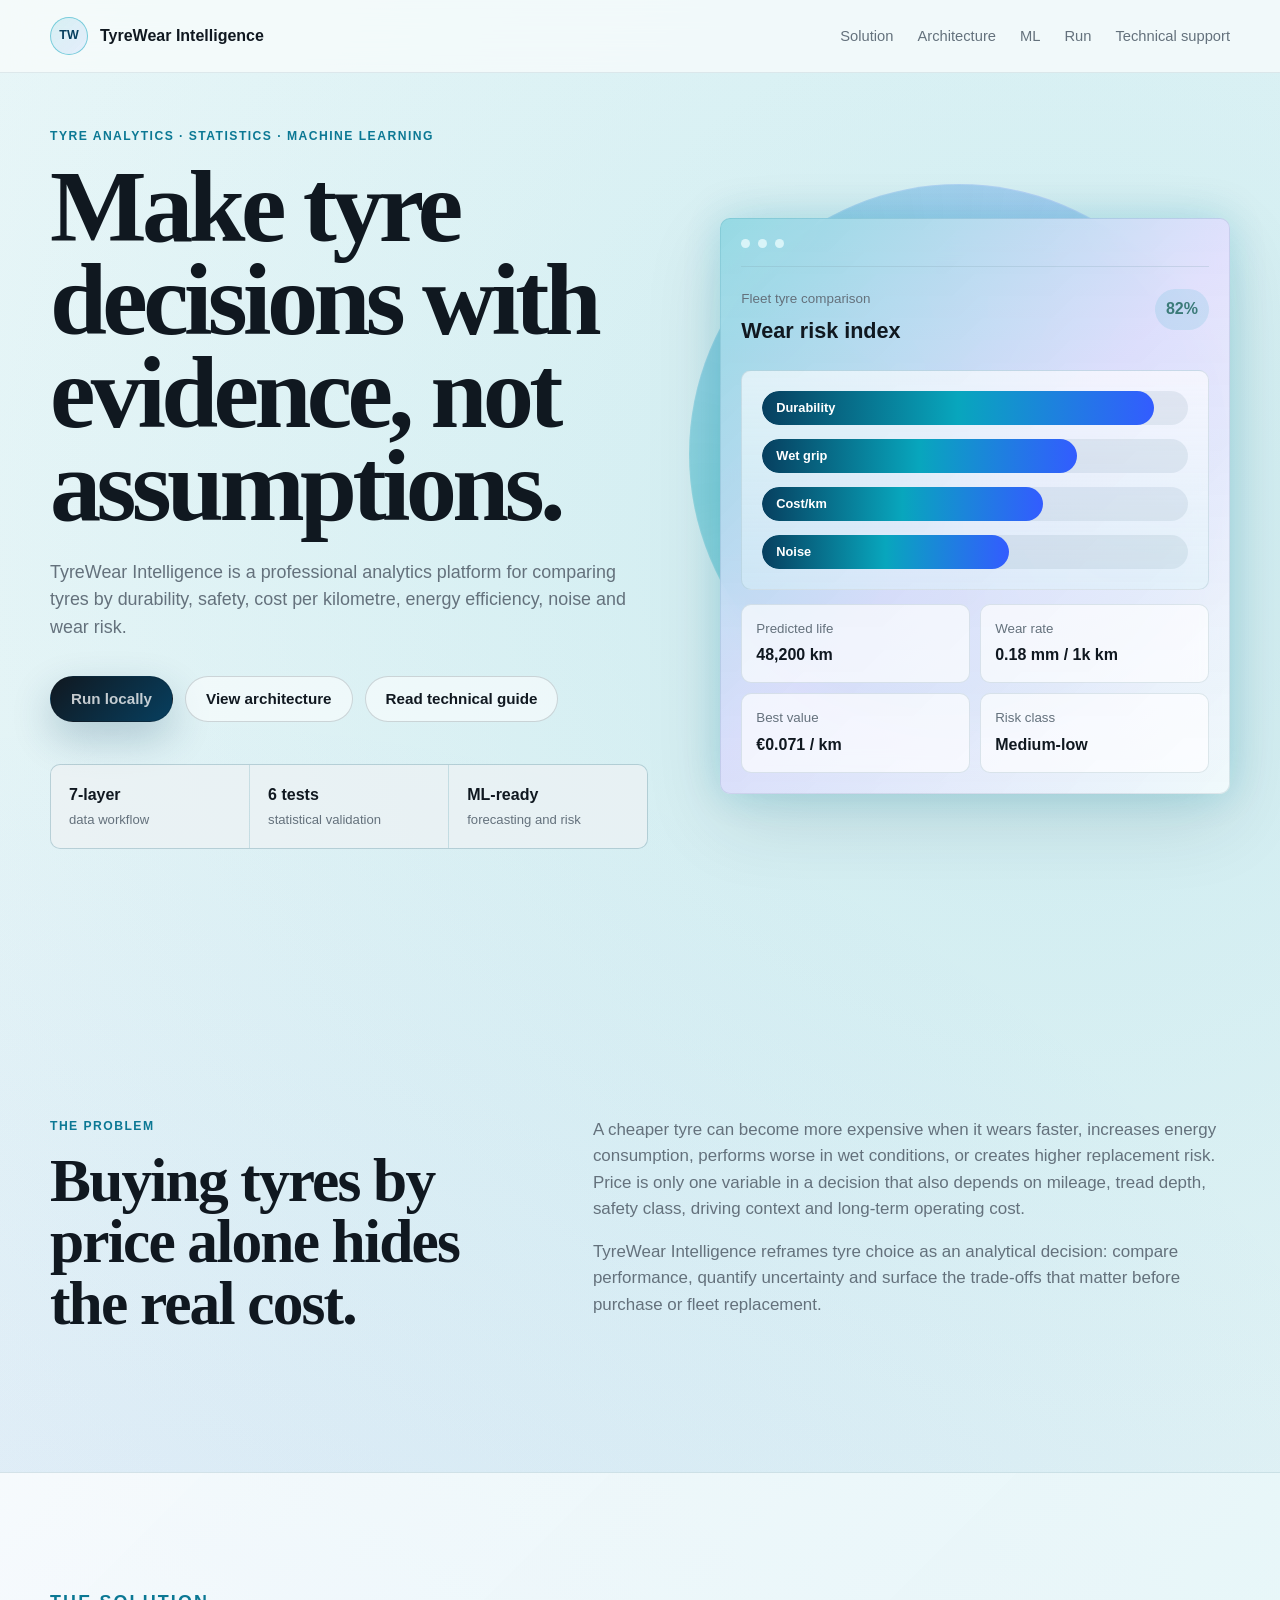
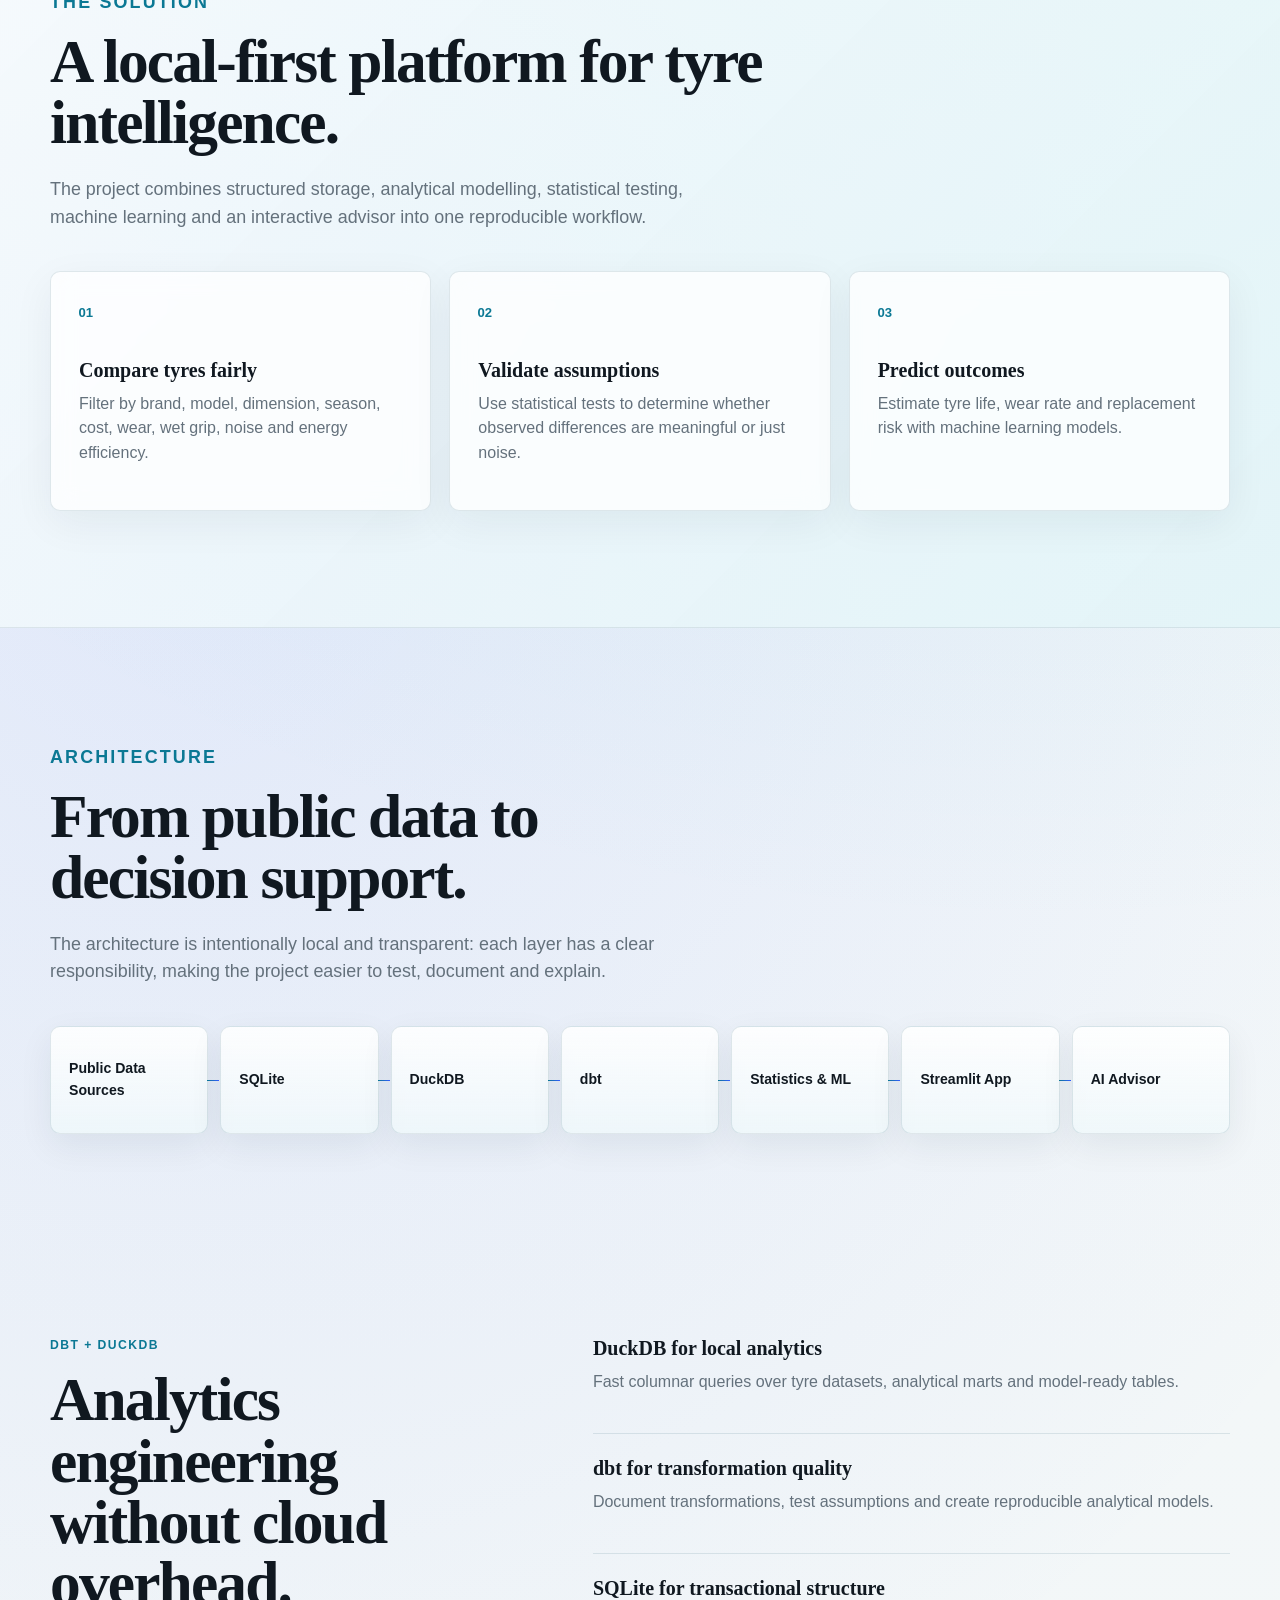
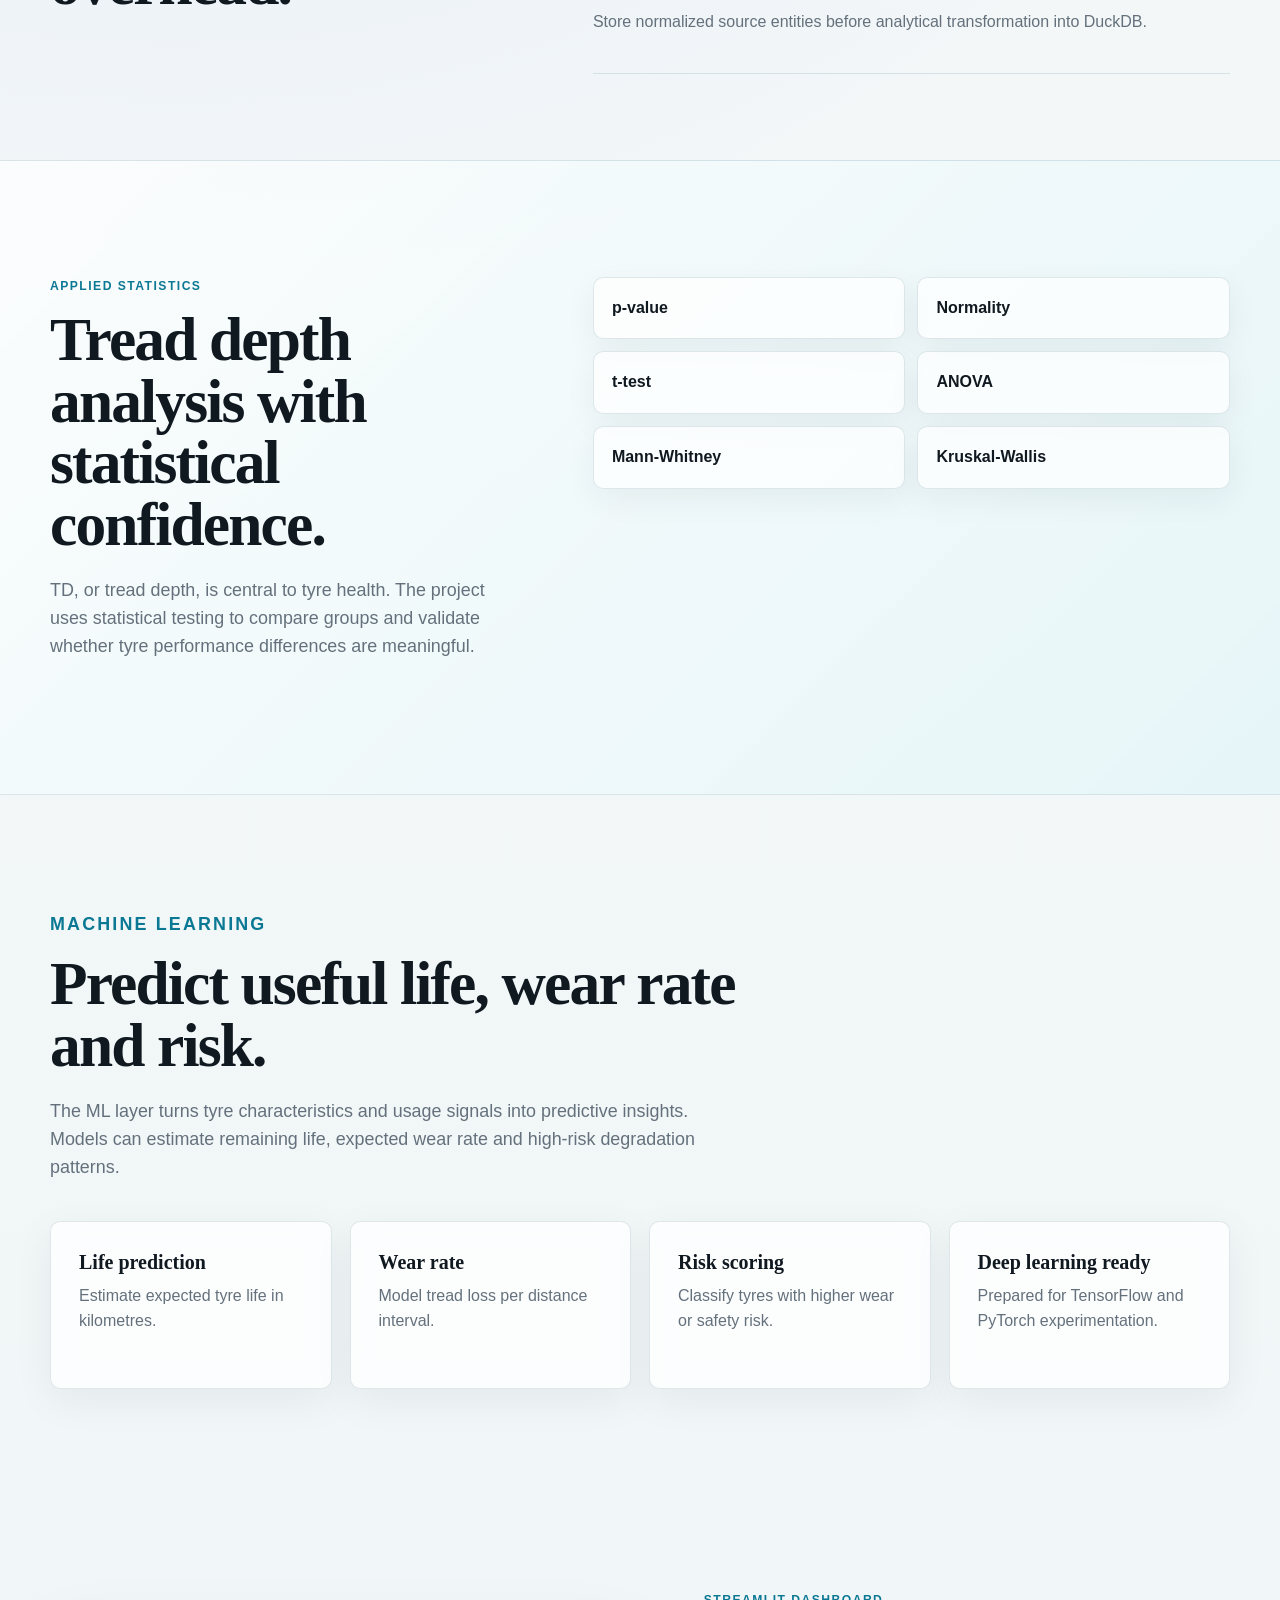
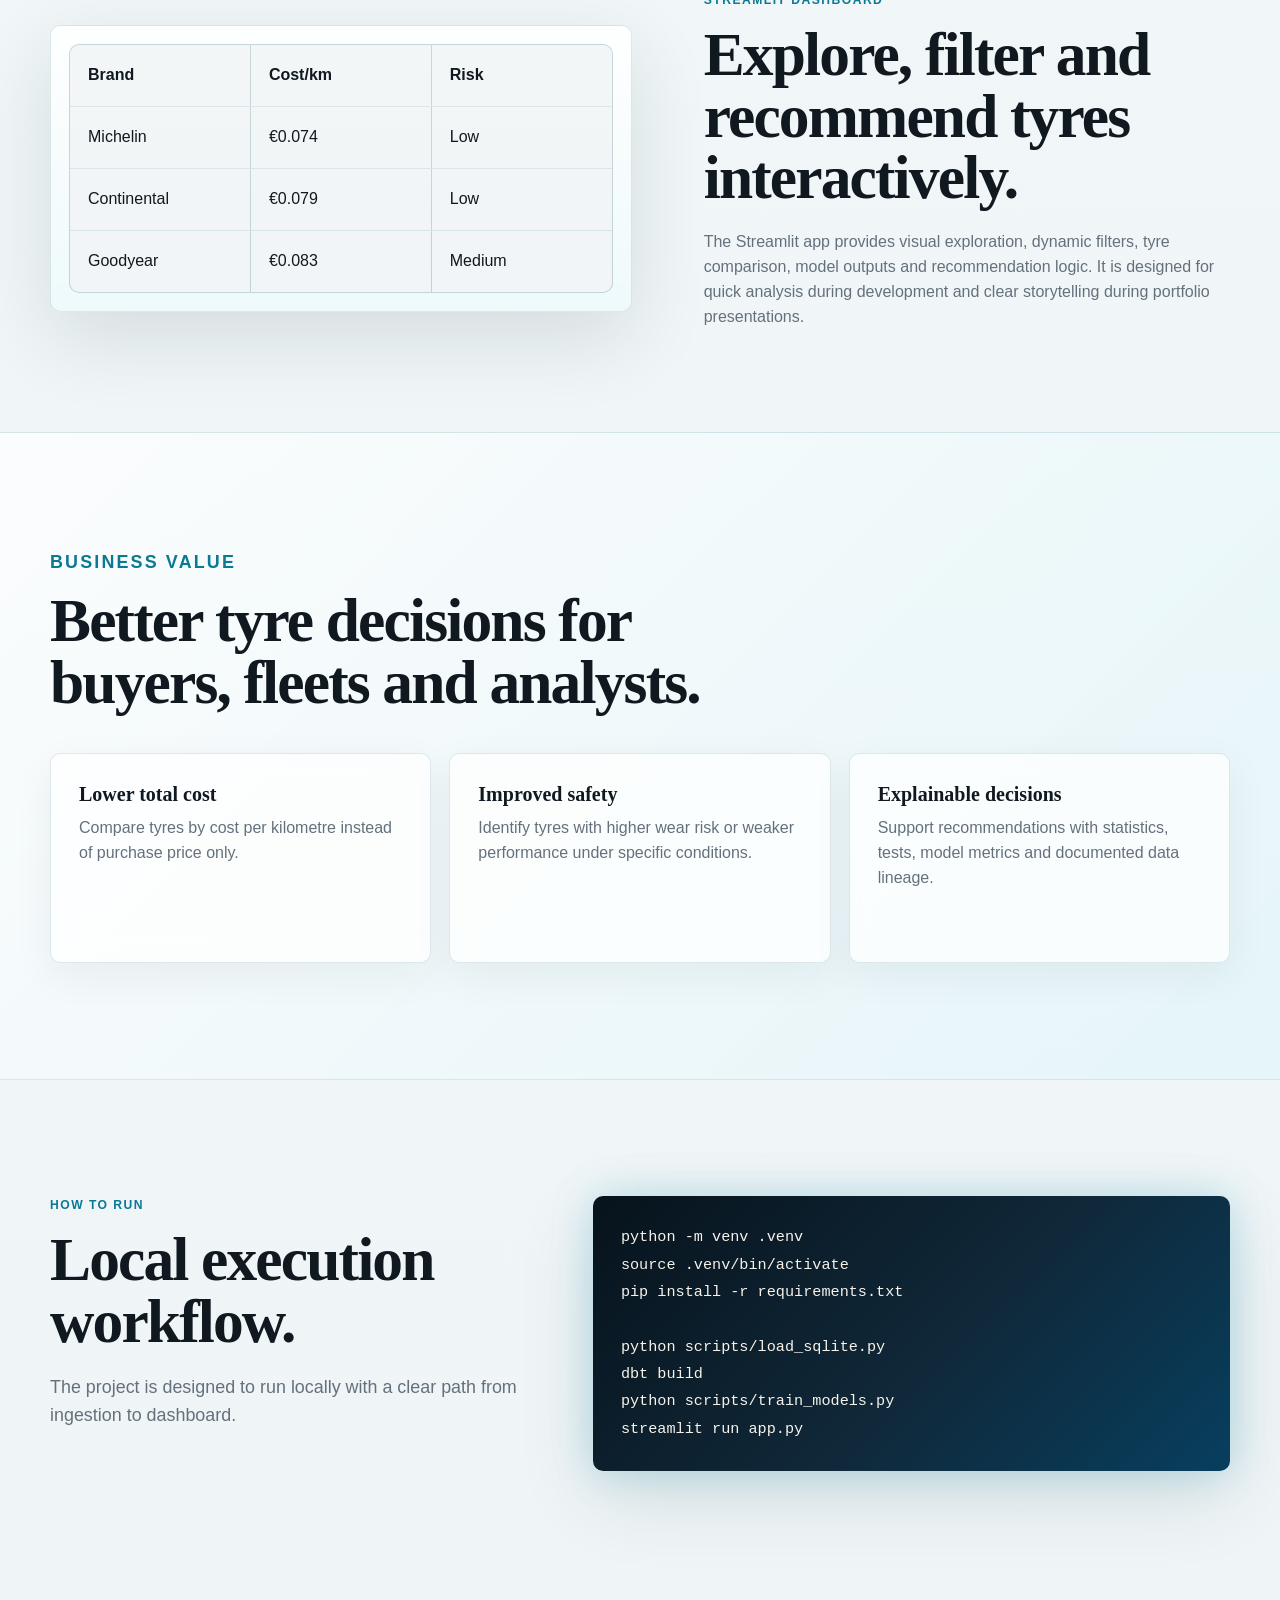
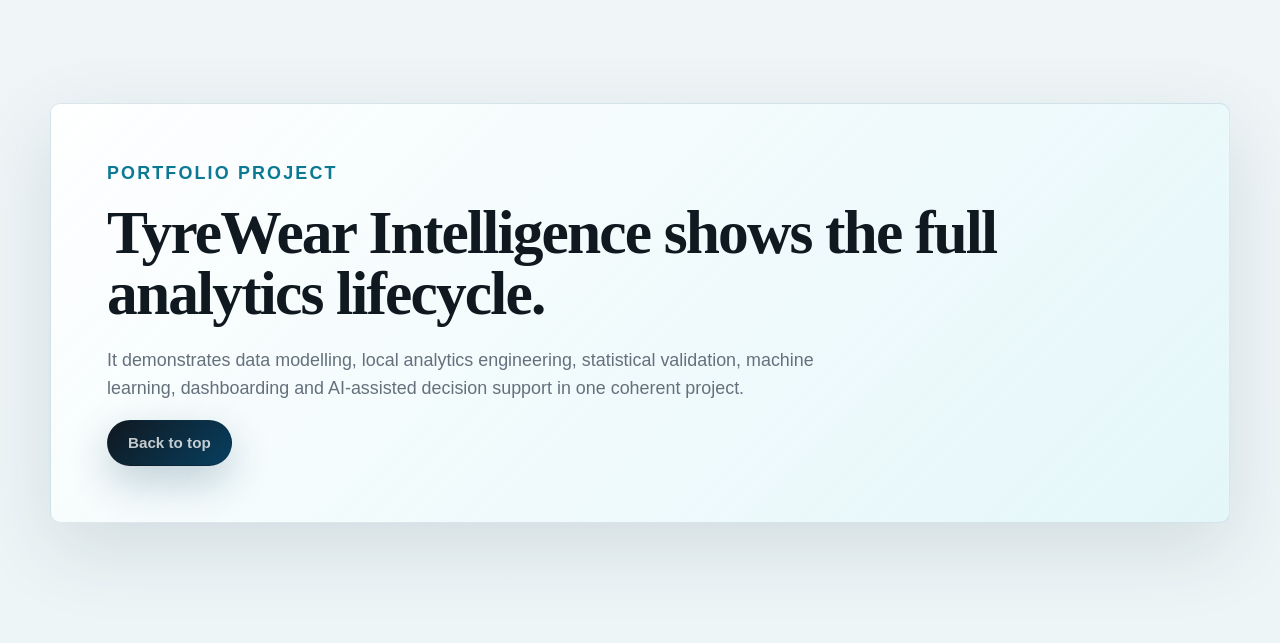
<file: index.html>
<!DOCTYPE html>
<html lang="en">
<head>
  <meta charset="UTF-8">
  <meta name="viewport" content="width=device-width, initial-scale=1.0">
  <meta name="description" content="TyreWear Intelligence is a data, statistics and machine learning platform for tyre comparison, tyre wear analysis and decision support.">
  <title>TyreWear Intelligence</title>
  <link rel="stylesheet" href="style.css">
</head>
<body>
  <!-- Navigation -->
  <header class="site-header">
    <nav class="nav container" aria-label="Main navigation">
      <a class="brand" href="#top" aria-label="TyreWear Intelligence home">
        <span class="brand-mark">TW</span>
        <span>TyreWear Intelligence</span>
      </a>
      <div class="nav-links">
        <a href="#solution">Solution</a>
        <a href="#architecture">Architecture</a>
        <a href="#ml">ML</a>
        <a href="#run">Run</a>
        <a href="technical_support.html">Technical support</a>
      </div>
    </nav>
  </header>

  <main id="top">
    <!-- Hero section -->
    <section class="hero section">
      <div class="container hero-grid">
        <div class="hero-copy">
          <p class="eyebrow">Tyre analytics · Statistics · Machine Learning</p>
          <h1>Make tyre decisions with evidence, not assumptions.</h1>
          <p class="hero-text">
            TyreWear Intelligence is a professional analytics platform for comparing tyres by
            durability, safety, cost per kilometre, energy efficiency, noise and wear risk.
          </p>
          <div class="hero-actions">
            <a class="button primary" href="#run">Run locally</a>
            <a class="button secondary" href="#architecture">View architecture</a>
            <a class="button secondary" href="technical_support.html">Read technical guide</a>
          </div>
          <div class="hero-metrics" aria-label="Project highlights">
            <div>
              <strong>7-layer</strong>
              <span>data workflow</span>
            </div>
            <div>
              <strong>6 tests</strong>
              <span>statistical validation</span>
            </div>
            <div>
              <strong>ML-ready</strong>
              <span>forecasting and risk</span>
            </div>
          </div>
        </div>

        <!-- Visual product preview built with semantic HTML/CSS only -->
        <aside class="product-preview" aria-label="Tyre analytics dashboard preview">
          <div class="preview-topbar">
            <span></span>
            <span></span>
            <span></span>
          </div>
          <div class="preview-heading">
            <div>
              <p>Fleet tyre comparison</p>
              <strong>Wear risk index</strong>
            </div>
            <span class="score">82%</span>
          </div>
          <div class="chart-card">
            <div class="bar-line" style="--width: 92%"><span>Durability</span></div>
            <div class="bar-line" style="--width: 74%"><span>Wet grip</span></div>
            <div class="bar-line" style="--width: 66%"><span>Cost/km</span></div>
            <div class="bar-line" style="--width: 58%"><span>Noise</span></div>
          </div>
          <div class="preview-grid">
            <div>
              <small>Predicted life</small>
              <strong>48,200 km</strong>
            </div>
            <div>
              <small>Wear rate</small>
              <strong>0.18 mm / 1k km</strong>
            </div>
            <div>
              <small>Best value</small>
              <strong>€0.071 / km</strong>
            </div>
            <div>
              <small>Risk class</small>
              <strong>Medium-low</strong>
            </div>
          </div>
        </aside>
      </div>
    </section>

    <!-- The Problem -->
    <section class="section" id="problem">
      <div class="container split">
        <div>
          <p class="eyebrow">The Problem</p>
          <h2>Buying tyres by price alone hides the real cost.</h2>
        </div>
        <div class="prose">
          <p>
            A cheaper tyre can become more expensive when it wears faster, increases energy
            consumption, performs worse in wet conditions, or creates higher replacement risk.
            Price is only one variable in a decision that also depends on mileage, tread depth,
            safety class, driving context and long-term operating cost.
          </p>
          <p>
            TyreWear Intelligence reframes tyre choice as an analytical decision: compare
            performance, quantify uncertainty and surface the trade-offs that matter before
            purchase or fleet replacement.
          </p>
        </div>
      </div>
    </section>

    <!-- The Solution -->
    <section class="section tinted" id="solution">
      <div class="container">
        <div class="section-intro">
          <p class="eyebrow">The Solution</p>
          <h2>A local-first platform for tyre intelligence.</h2>
          <p>
            The project combines structured storage, analytical modelling, statistical testing,
            machine learning and an interactive advisor into one reproducible workflow.
          </p>
        </div>
        <div class="cards three">
          <article class="card">
            <span class="card-number">01</span>
            <h3>Compare tyres fairly</h3>
            <p>Filter by brand, model, dimension, season, cost, wear, wet grip, noise and energy efficiency.</p>
          </article>
          <article class="card">
            <span class="card-number">02</span>
            <h3>Validate assumptions</h3>
            <p>Use statistical tests to determine whether observed differences are meaningful or just noise.</p>
          </article>
          <article class="card">
            <span class="card-number">03</span>
            <h3>Predict outcomes</h3>
            <p>Estimate tyre life, wear rate and replacement risk with machine learning models.</p>
          </article>
        </div>
      </div>
    </section>

    <!-- Architecture -->
    <section class="section" id="architecture">
      <div class="container">
        <div class="section-intro narrow">
          <p class="eyebrow">Architecture</p>
          <h2>From public data to decision support.</h2>
          <p>
            The architecture is intentionally local and transparent: each layer has a clear
            responsibility, making the project easier to test, document and explain.
          </p>
        </div>
        <div class="pipeline" aria-label="Architecture pipeline">
          <div>Public Data Sources</div>
          <div>SQLite</div>
          <div>DuckDB</div>
          <div>dbt</div>
          <div>Statistics &amp; ML</div>
          <div>Streamlit App</div>
          <div>AI Advisor</div>
        </div>
      </div>
    </section>

    <!-- dbt + DuckDB -->
    <section class="section compact" id="dbt">
      <div class="container two-columns">
        <div>
          <p class="eyebrow">dbt + DuckDB</p>
          <h2>Analytics engineering without cloud overhead.</h2>
        </div>
        <div class="feature-list">
          <div>
            <h3>DuckDB for local analytics</h3>
            <p>Fast columnar queries over tyre datasets, analytical marts and model-ready tables.</p>
          </div>
          <div>
            <h3>dbt for transformation quality</h3>
            <p>Document transformations, test assumptions and create reproducible analytical models.</p>
          </div>
          <div>
            <h3>SQLite for transactional structure</h3>
            <p>Store normalized source entities before analytical transformation into DuckDB.</p>
          </div>
        </div>
      </div>
    </section>

    <!-- Statistics -->
    <section class="section tinted" id="statistics">
      <div class="container two-columns">
        <div>
          <p class="eyebrow">Applied Statistics</p>
          <h2>Tread depth analysis with statistical confidence.</h2>
          <p class="lead">
            TD, or tread depth, is central to tyre health. The project uses statistical testing
            to compare groups and validate whether tyre performance differences are meaningful.
          </p>
        </div>
        <div class="stat-grid">
          <div>p-value</div>
          <div>Normality</div>
          <div>t-test</div>
          <div>ANOVA</div>
          <div>Mann-Whitney</div>
          <div>Kruskal-Wallis</div>
        </div>
      </div>
    </section>

    <!-- Machine Learning -->
    <section class="section" id="ml">
      <div class="container">
        <div class="section-intro">
          <p class="eyebrow">Machine Learning</p>
          <h2>Predict useful life, wear rate and risk.</h2>
          <p>
            The ML layer turns tyre characteristics and usage signals into predictive insights.
            Models can estimate remaining life, expected wear rate and high-risk degradation patterns.
          </p>
        </div>
        <div class="cards four">
          <article class="card compact-card">
            <h3>Life prediction</h3>
            <p>Estimate expected tyre life in kilometres.</p>
          </article>
          <article class="card compact-card">
            <h3>Wear rate</h3>
            <p>Model tread loss per distance interval.</p>
          </article>
          <article class="card compact-card">
            <h3>Risk scoring</h3>
            <p>Classify tyres with higher wear or safety risk.</p>
          </article>
          <article class="card compact-card">
            <h3>Deep learning ready</h3>
            <p>Prepared for TensorFlow and PyTorch experimentation.</p>
          </article>
        </div>
      </div>
    </section>

    <!-- Dashboard -->
    <section class="section compact" id="dashboard">
      <div class="container split reverse">
        <div class="dashboard-panel">
          <div class="mini-table">
            <div><strong>Brand</strong><strong>Cost/km</strong><strong>Risk</strong></div>
            <div><span>Michelin</span><span>€0.074</span><span>Low</span></div>
            <div><span>Continental</span><span>€0.079</span><span>Low</span></div>
            <div><span>Goodyear</span><span>€0.083</span><span>Medium</span></div>
          </div>
        </div>
        <div>
          <p class="eyebrow">Streamlit Dashboard</p>
          <h2>Explore, filter and recommend tyres interactively.</h2>
          <p class="prose">
            The Streamlit app provides visual exploration, dynamic filters, tyre comparison,
            model outputs and recommendation logic. It is designed for quick analysis during
            development and clear storytelling during portfolio presentations.
          </p>
        </div>
      </div>
    </section>

    <!-- Business Value -->
    <section class="section tinted" id="value">
      <div class="container">
        <div class="section-intro narrow">
          <p class="eyebrow">Business Value</p>
          <h2>Better tyre decisions for buyers, fleets and analysts.</h2>
        </div>
        <div class="cards three">
          <article class="card">
            <h3>Lower total cost</h3>
            <p>Compare tyres by cost per kilometre instead of purchase price only.</p>
          </article>
          <article class="card">
            <h3>Improved safety</h3>
            <p>Identify tyres with higher wear risk or weaker performance under specific conditions.</p>
          </article>
          <article class="card">
            <h3>Explainable decisions</h3>
            <p>Support recommendations with statistics, tests, model metrics and documented data lineage.</p>
          </article>
        </div>
      </div>
    </section>

    <!-- How to run -->
    <section class="section" id="run">
      <div class="container two-columns">
        <div>
          <p class="eyebrow">How to run</p>
          <h2>Local execution workflow.</h2>
          <p class="lead">
            The project is designed to run locally with a clear path from ingestion to dashboard.
          </p>
        </div>
        <div class="code-card">
          <pre><code>python -m venv .venv
source .venv/bin/activate
pip install -r requirements.txt

python scripts/load_sqlite.py
dbt build
python scripts/train_models.py
streamlit run app.py</code></pre>
        </div>
      </div>
    </section>

    <!-- Portfolio close -->
    <section class="section finale">
      <div class="container finale-box">
        <p class="eyebrow">Portfolio Project</p>
        <h2>TyreWear Intelligence shows the full analytics lifecycle.</h2>
        <p>
          It demonstrates data modelling, local analytics engineering, statistical validation,
          machine learning, dashboarding and AI-assisted decision support in one coherent project.
        </p>
        <a class="button primary" href="#top">Back to top</a>
      </div>
    </section>
  </main>
</body>
</html>
</file>
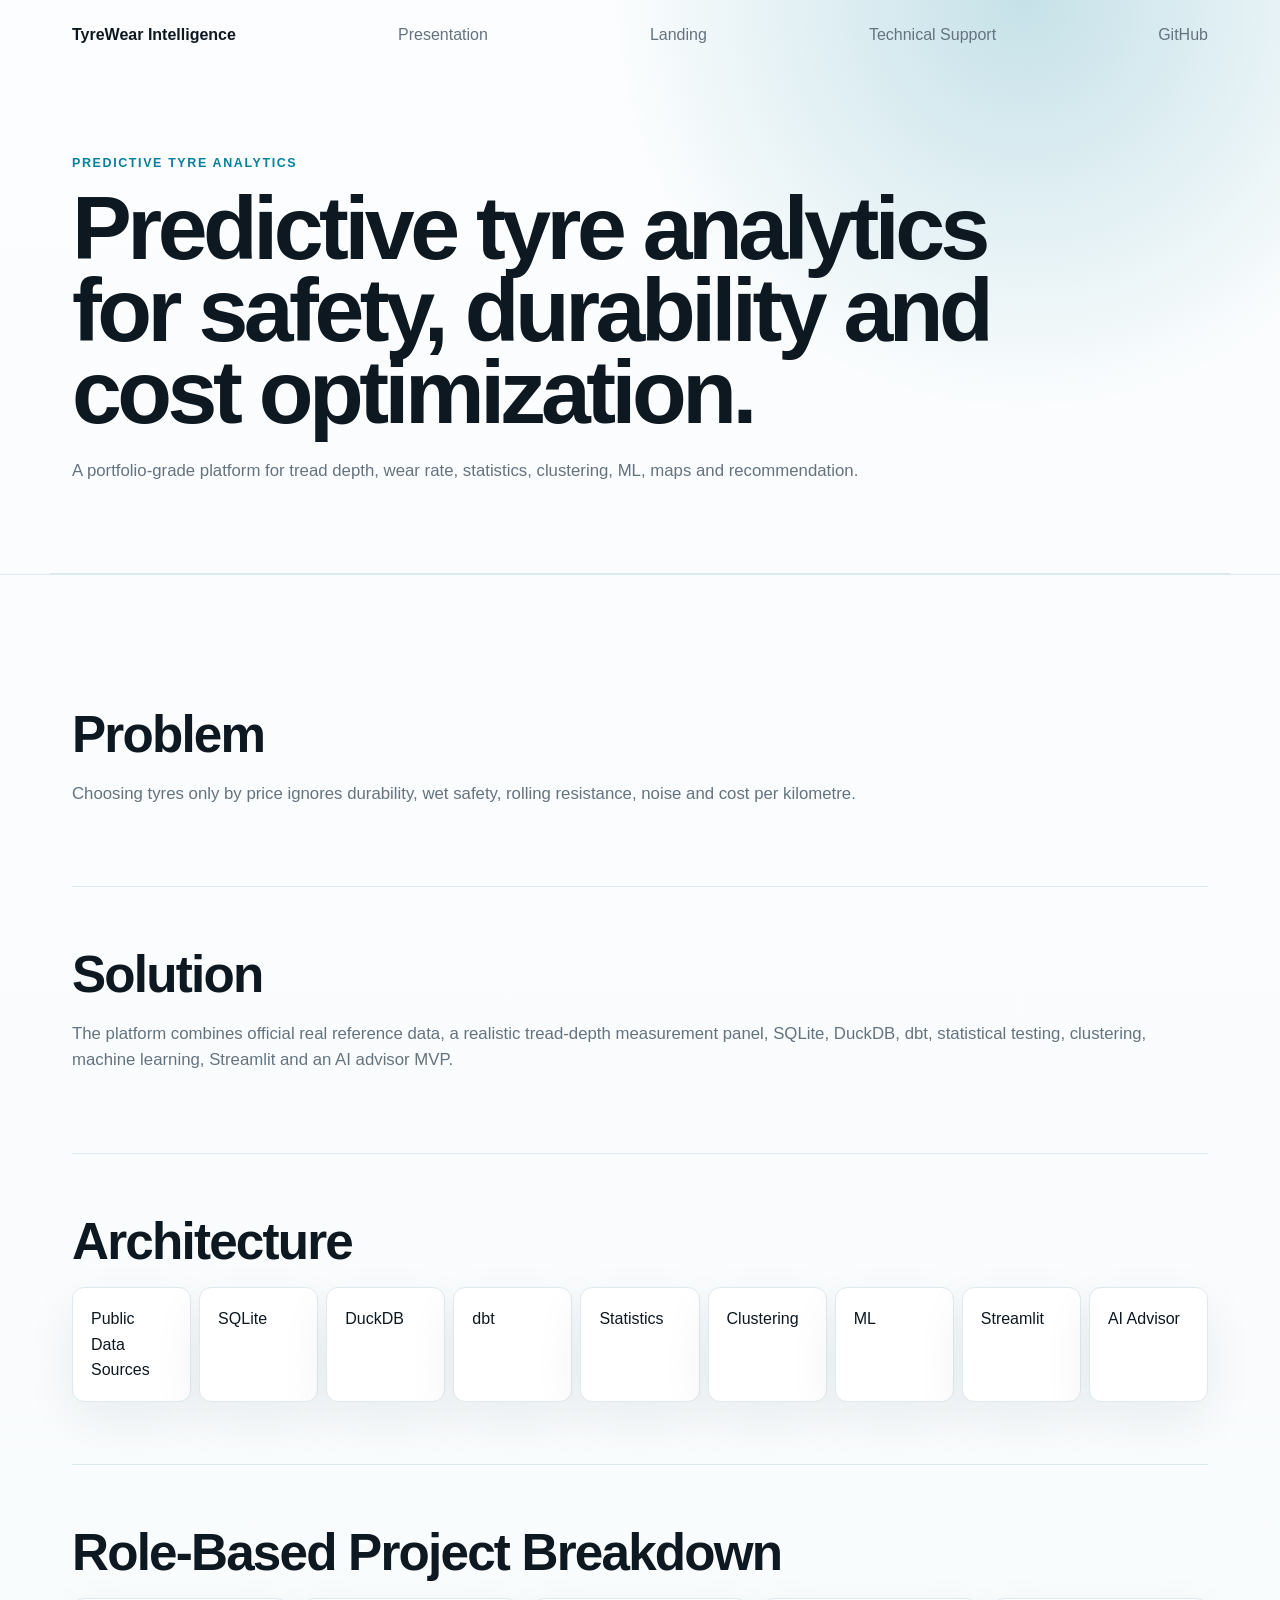
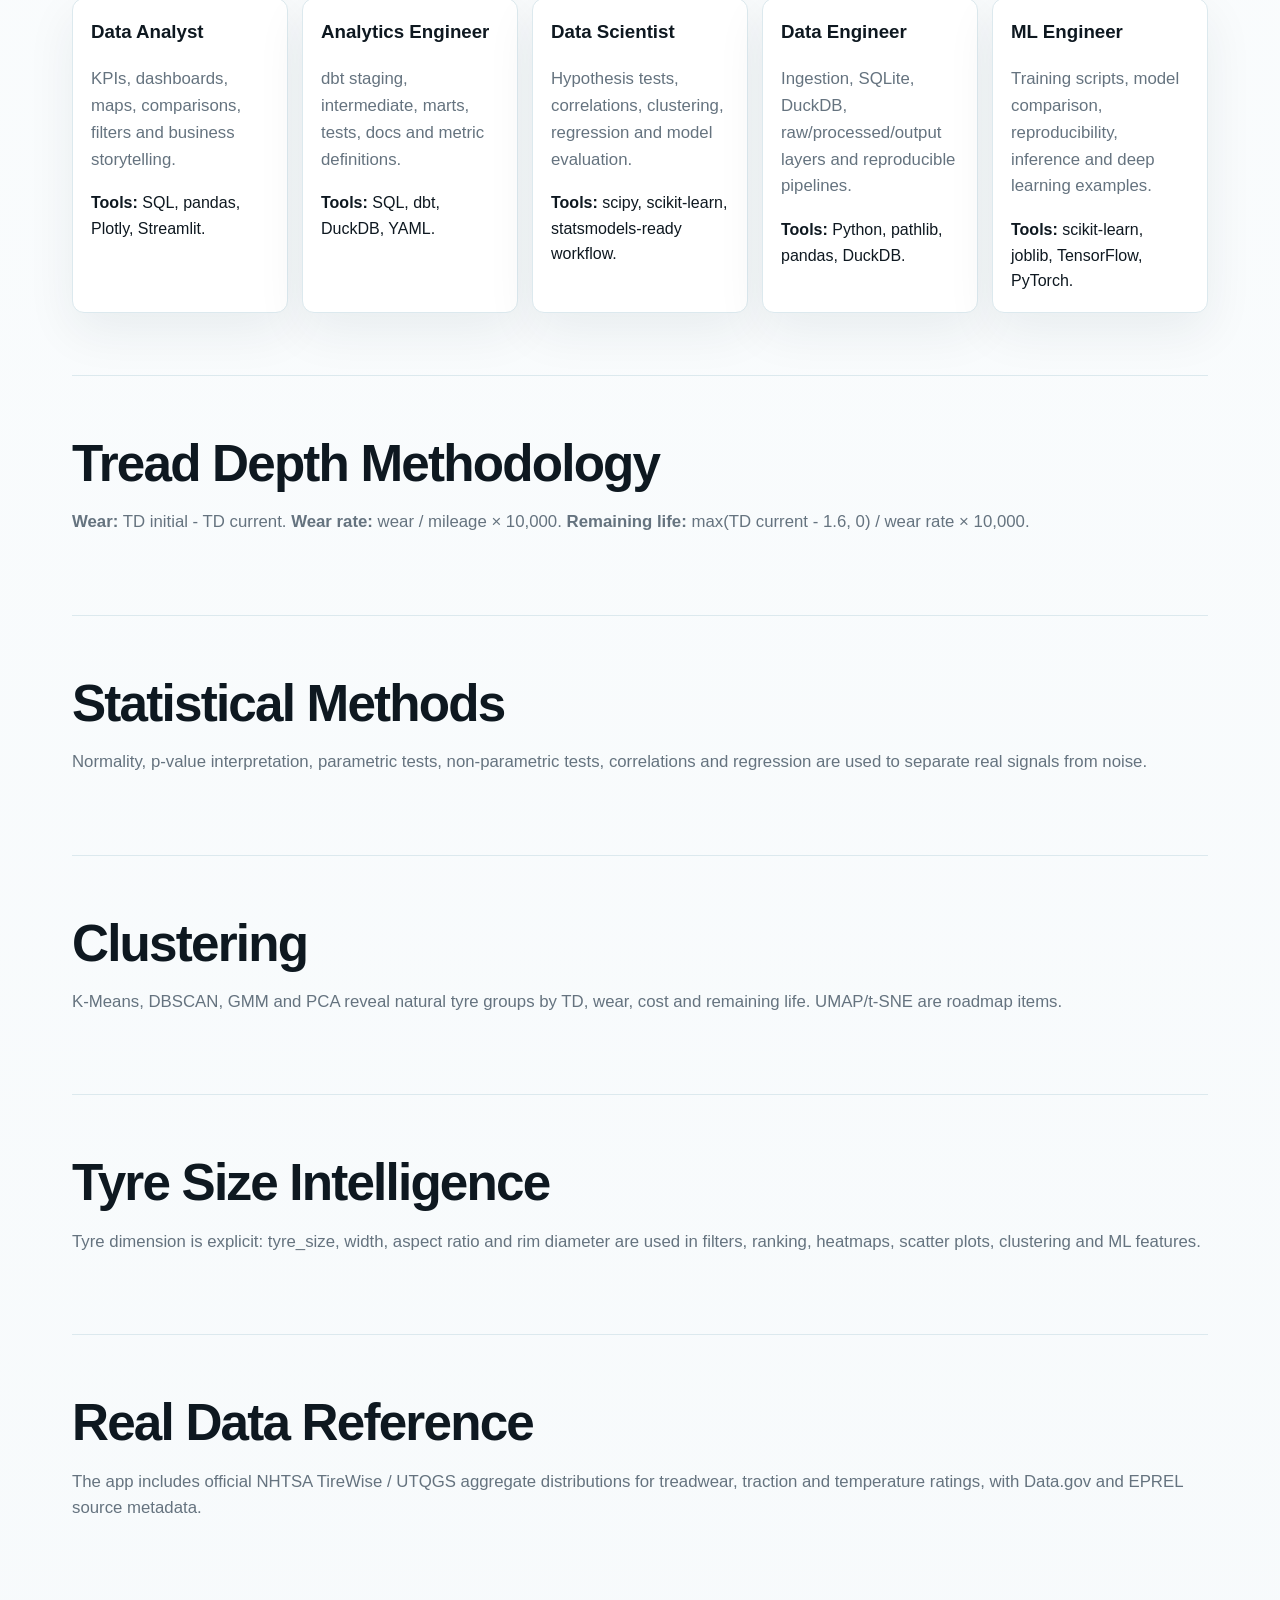
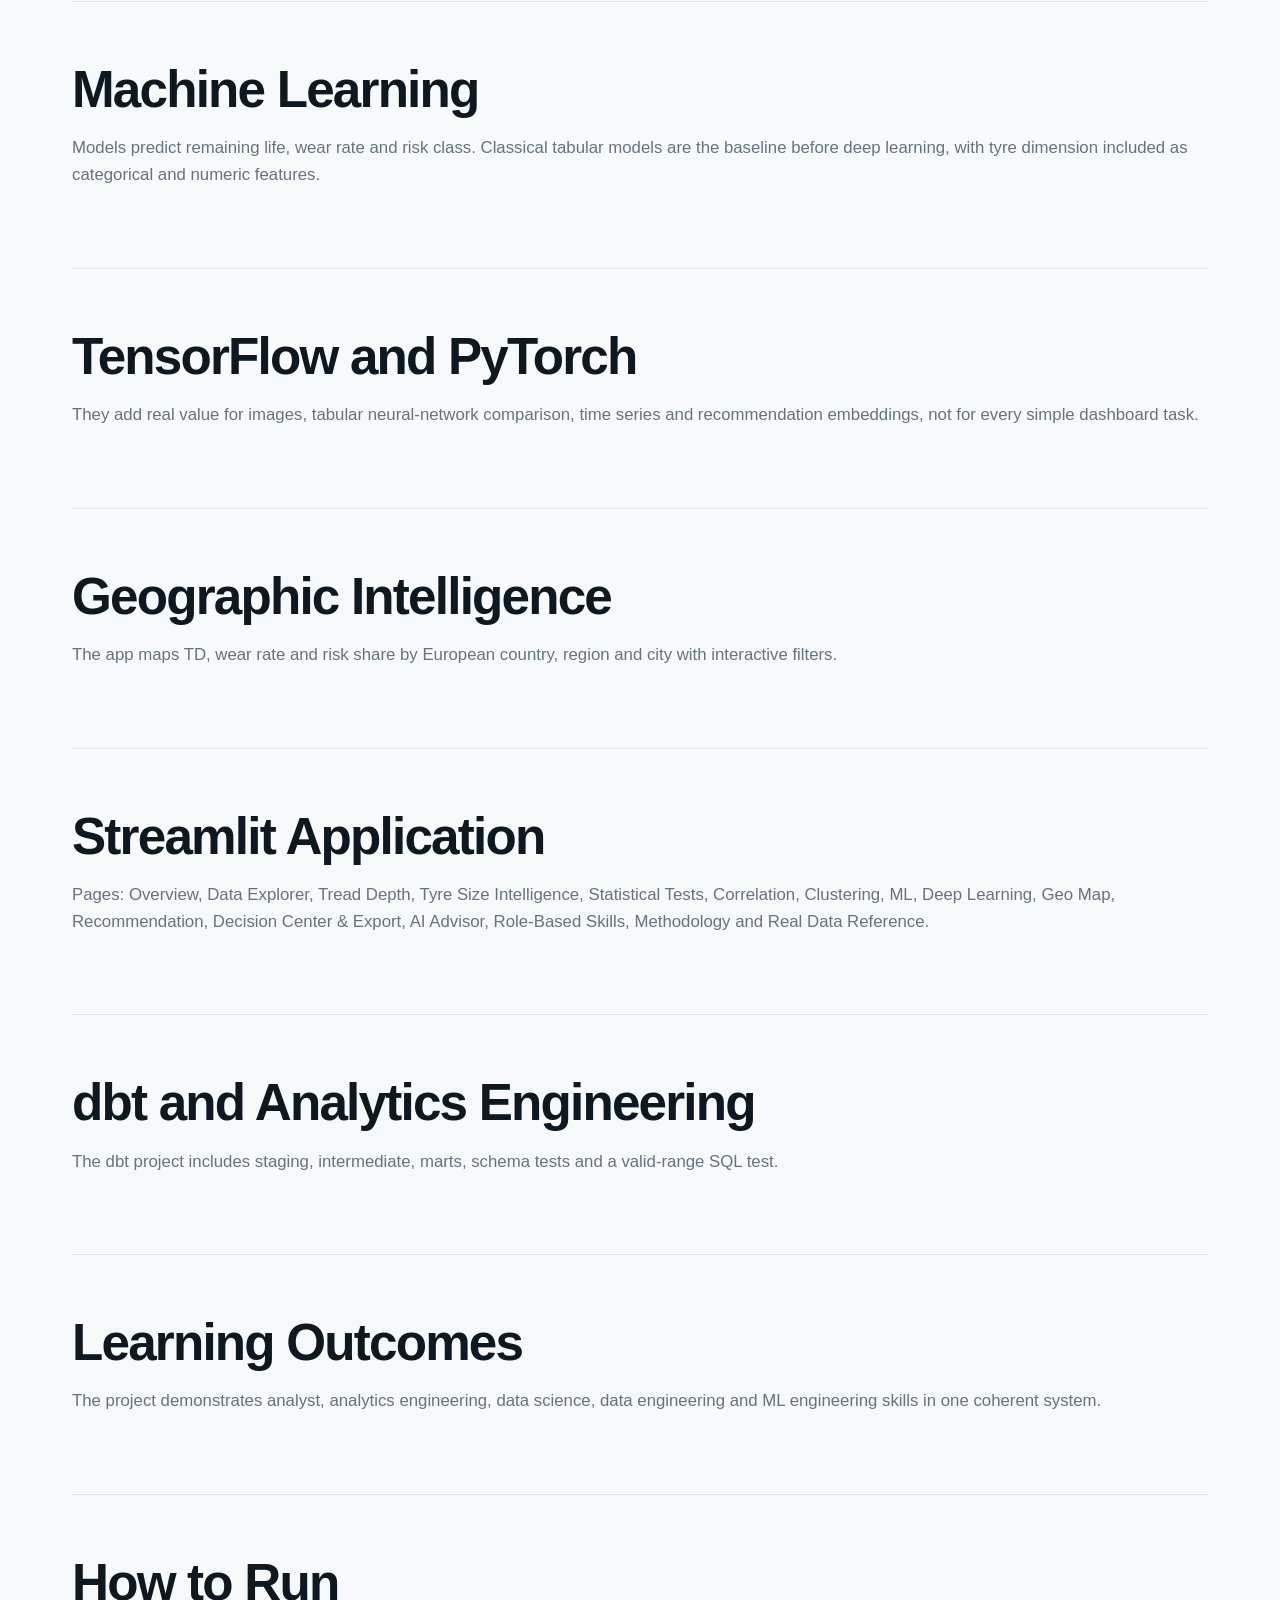
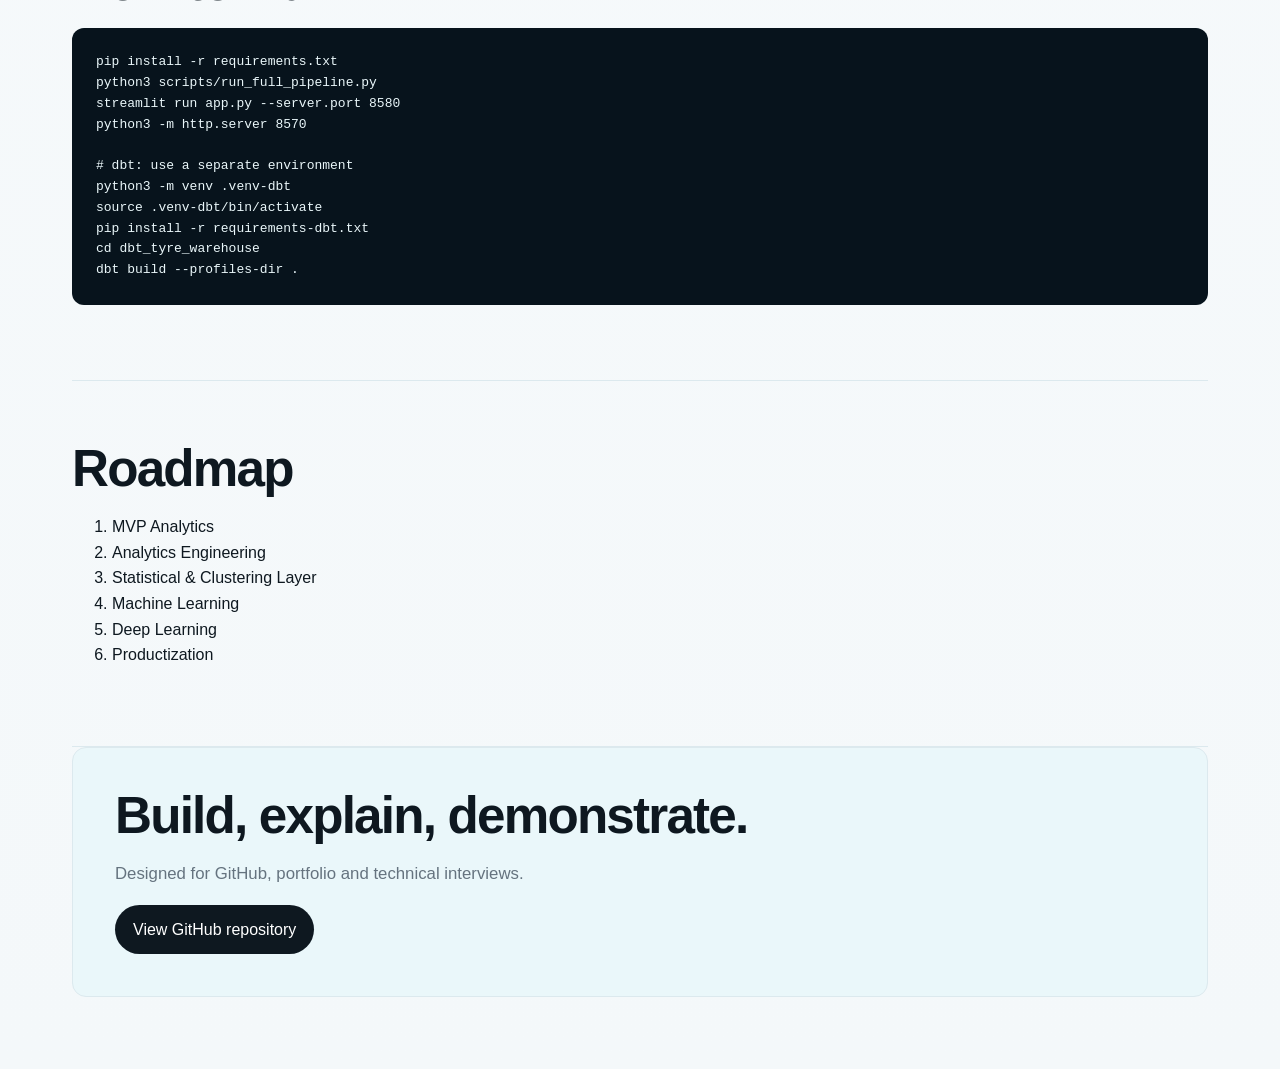
<file: docs_html/index.html>
<!DOCTYPE html>
<html lang="en">
<head>
  <meta charset="UTF-8">
  <meta name="viewport" content="width=device-width, initial-scale=1.0">
  <title>TyreWear Intelligence Documentation</title>
  <link rel="stylesheet" href="style.css">
</head>
<body>
  <header class="hero">
    <nav><strong>TyreWear Intelligence</strong><a href="presentation.html">Presentation</a><a href="../index.html">Landing</a><a href="../technical_support.html">Technical Support</a><a href="https://github.com/JoseCCFerreira/tyrewear-intelligence">GitHub</a></nav>
    <section>
      <p class="eyebrow">Predictive tyre analytics</p>
      <h1>Predictive tyre analytics for safety, durability and cost optimization.</h1>
      <p>A portfolio-grade platform for tread depth, wear rate, statistics, clustering, ML, maps and recommendation.</p>
    </section>
  </header>
  <main>
    <section><h2>Problem</h2><p>Choosing tyres only by price ignores durability, wet safety, rolling resistance, noise and cost per kilometre.</p></section>
    <section><h2>Solution</h2><p>The platform combines official real reference data, a realistic tread-depth measurement panel, SQLite, DuckDB, dbt, statistical testing, clustering, machine learning, Streamlit and an AI advisor MVP.</p></section>
    <section><h2>Architecture</h2><div class="flow"><span>Public Data Sources</span><span>SQLite</span><span>DuckDB</span><span>dbt</span><span>Statistics</span><span>Clustering</span><span>ML</span><span>Streamlit</span><span>AI Advisor</span></div></section>
    <section><h2>Role-Based Project Breakdown</h2><div class="cards">
      <article><h3>Data Analyst</h3><p>KPIs, dashboards, maps, comparisons, filters and business storytelling.</p><b>Tools:</b> SQL, pandas, Plotly, Streamlit.</article>
      <article><h3>Analytics Engineer</h3><p>dbt staging, intermediate, marts, tests, docs and metric definitions.</p><b>Tools:</b> SQL, dbt, DuckDB, YAML.</article>
      <article><h3>Data Scientist</h3><p>Hypothesis tests, correlations, clustering, regression and model evaluation.</p><b>Tools:</b> scipy, scikit-learn, statsmodels-ready workflow.</article>
      <article><h3>Data Engineer</h3><p>Ingestion, SQLite, DuckDB, raw/processed/output layers and reproducible pipelines.</p><b>Tools:</b> Python, pathlib, pandas, DuckDB.</article>
      <article><h3>ML Engineer</h3><p>Training scripts, model comparison, reproducibility, inference and deep learning examples.</p><b>Tools:</b> scikit-learn, joblib, TensorFlow, PyTorch.</article>
    </div></section>
    <section><h2>Tread Depth Methodology</h2><p><b>Wear:</b> TD initial - TD current. <b>Wear rate:</b> wear / mileage × 10,000. <b>Remaining life:</b> max(TD current - 1.6, 0) / wear rate × 10,000.</p></section>
    <section><h2>Statistical Methods</h2><p>Normality, p-value interpretation, parametric tests, non-parametric tests, correlations and regression are used to separate real signals from noise.</p></section>
    <section><h2>Clustering</h2><p>K-Means, DBSCAN, GMM and PCA reveal natural tyre groups by TD, wear, cost and remaining life. UMAP/t-SNE are roadmap items.</p></section>
    <section><h2>Tyre Size Intelligence</h2><p>Tyre dimension is explicit: tyre_size, width, aspect ratio and rim diameter are used in filters, ranking, heatmaps, scatter plots, clustering and ML features.</p></section>
    <section><h2>Real Data Reference</h2><p>The app includes official NHTSA TireWise / UTQGS aggregate distributions for treadwear, traction and temperature ratings, with Data.gov and EPREL source metadata.</p></section>
    <section><h2>Machine Learning</h2><p>Models predict remaining life, wear rate and risk class. Classical tabular models are the baseline before deep learning, with tyre dimension included as categorical and numeric features.</p></section>
    <section><h2>TensorFlow and PyTorch</h2><p>They add real value for images, tabular neural-network comparison, time series and recommendation embeddings, not for every simple dashboard task.</p></section>
    <section><h2>Geographic Intelligence</h2><p>The app maps TD, wear rate and risk share by European country, region and city with interactive filters.</p></section>
    <section><h2>Streamlit Application</h2><p>Pages: Overview, Data Explorer, Tread Depth, Tyre Size Intelligence, Statistical Tests, Correlation, Clustering, ML, Deep Learning, Geo Map, Recommendation, Decision Center & Export, AI Advisor, Role-Based Skills, Methodology and Real Data Reference.</p></section>
    <section><h2>dbt and Analytics Engineering</h2><p>The dbt project includes staging, intermediate, marts, schema tests and a valid-range SQL test.</p></section>
    <section><h2>Learning Outcomes</h2><p>The project demonstrates analyst, analytics engineering, data science, data engineering and ML engineering skills in one coherent system.</p></section>
    <section><h2>How to Run</h2><pre><code>pip install -r requirements.txt
python3 scripts/run_full_pipeline.py
streamlit run app.py --server.port 8580
python3 -m http.server 8570

# dbt: use a separate environment
python3 -m venv .venv-dbt
source .venv-dbt/bin/activate
pip install -r requirements-dbt.txt
cd dbt_tyre_warehouse
dbt build --profiles-dir .</code></pre></section>
    <section><h2>Roadmap</h2><ol><li>MVP Analytics</li><li>Analytics Engineering</li><li>Statistical & Clustering Layer</li><li>Machine Learning</li><li>Deep Learning</li><li>Productization</li></ol></section>
    <section class="cta"><h2>Build, explain, demonstrate.</h2><p>Designed for GitHub, portfolio and technical interviews.</p><a href="https://github.com/JoseCCFerreira/tyrewear-intelligence">View GitHub repository</a></section>
  </main>
</body>
</html>
</file>
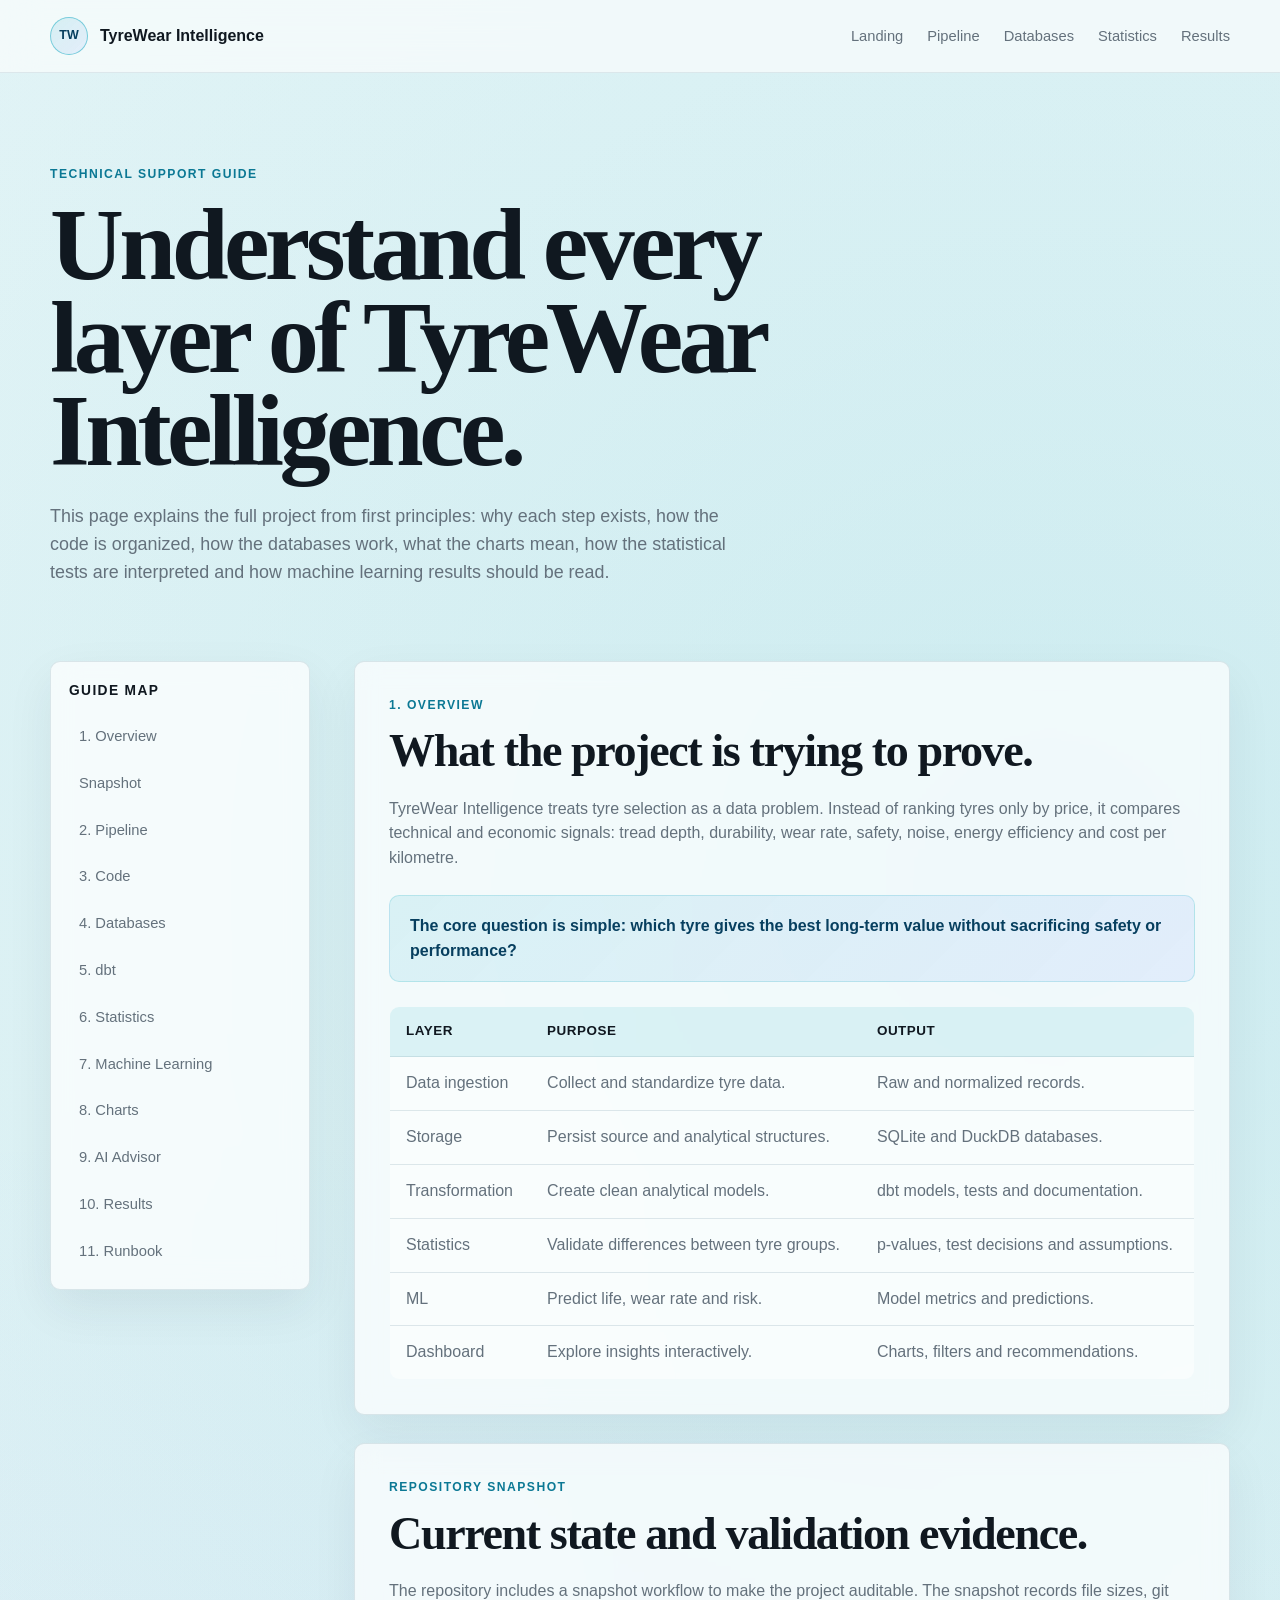
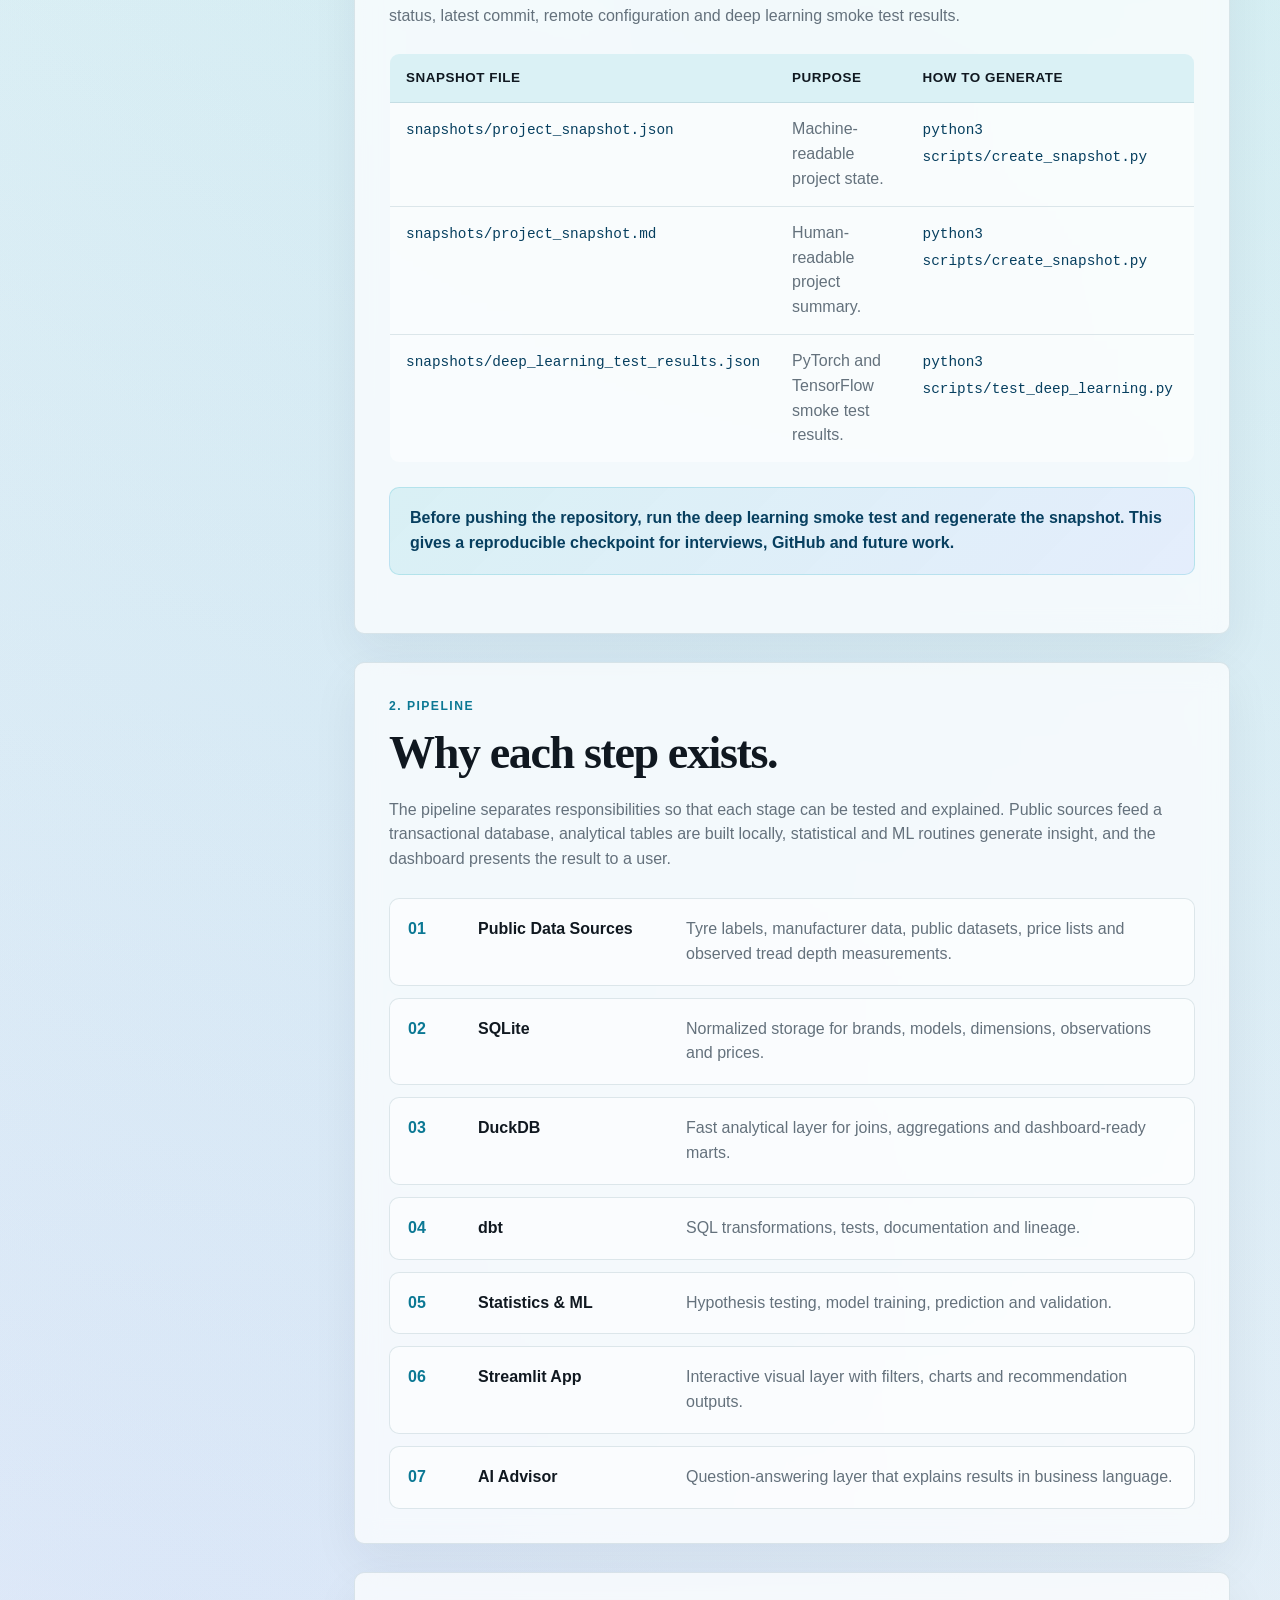
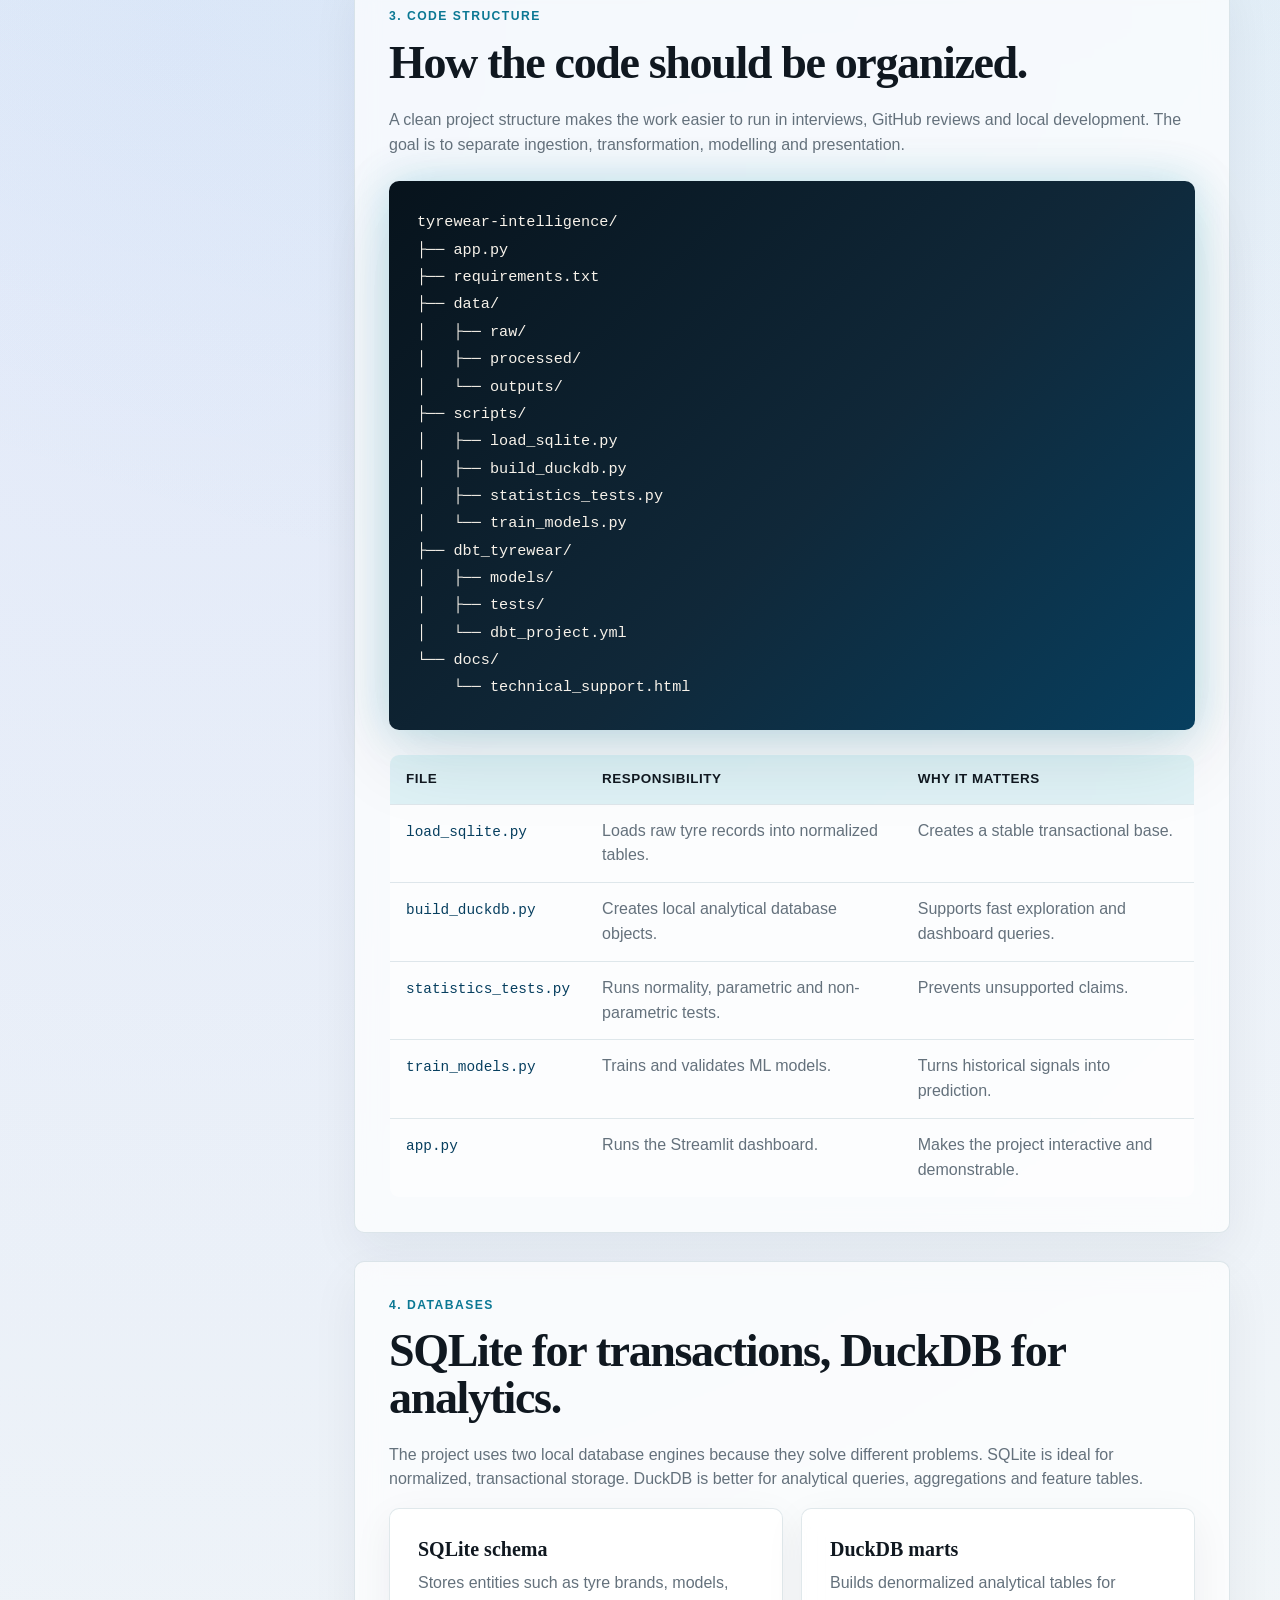
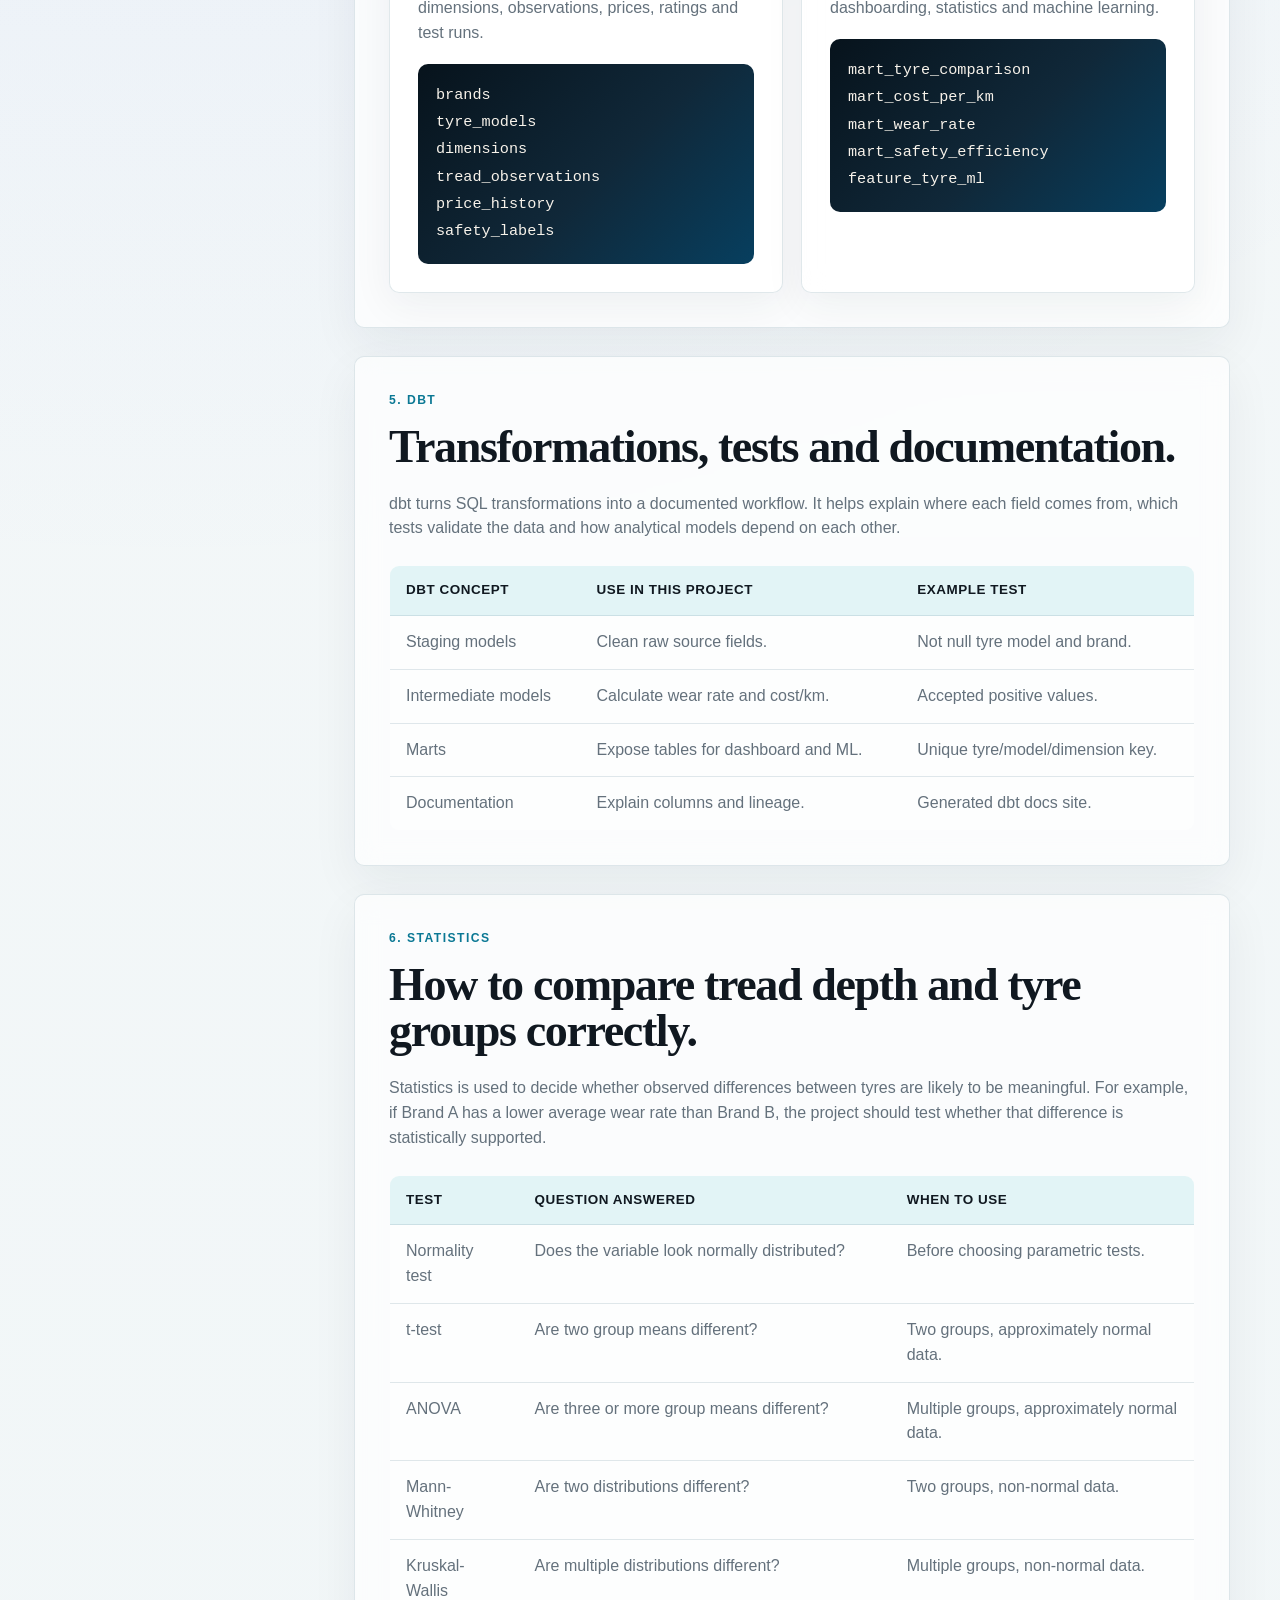
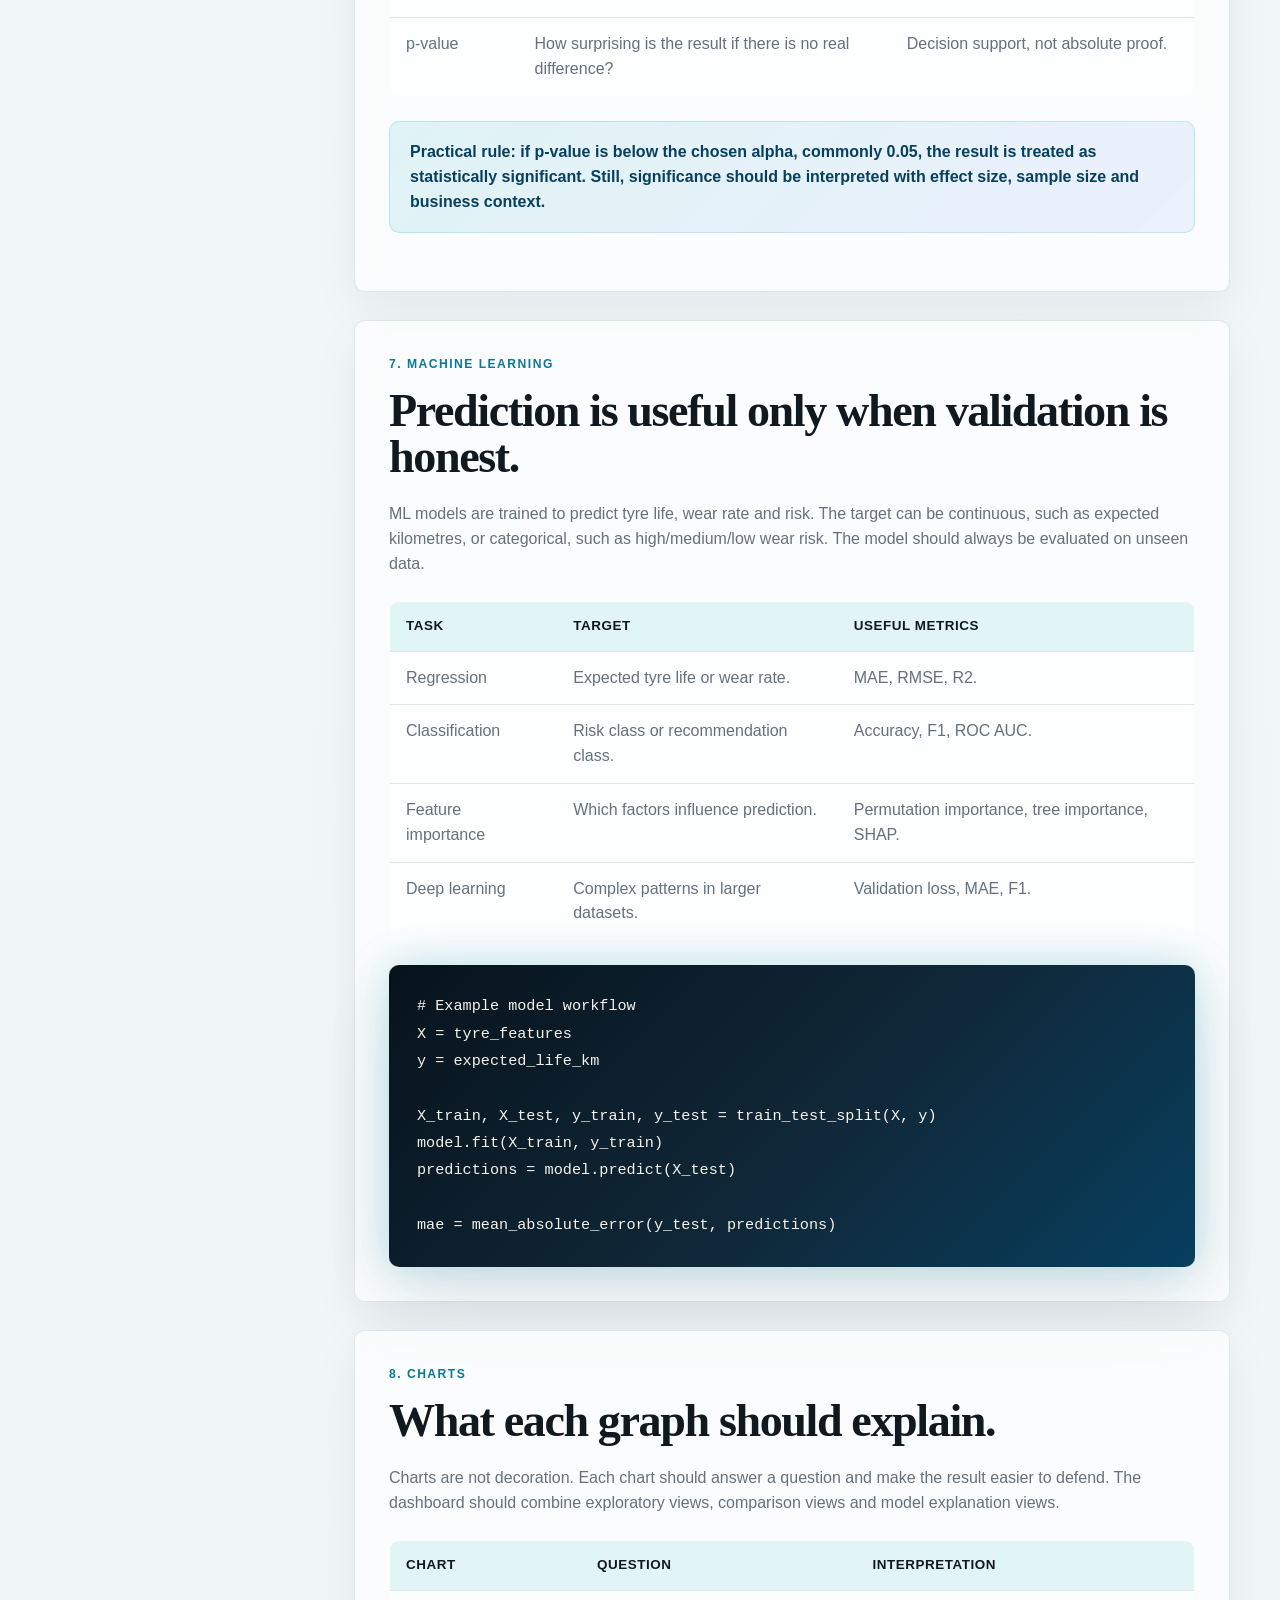
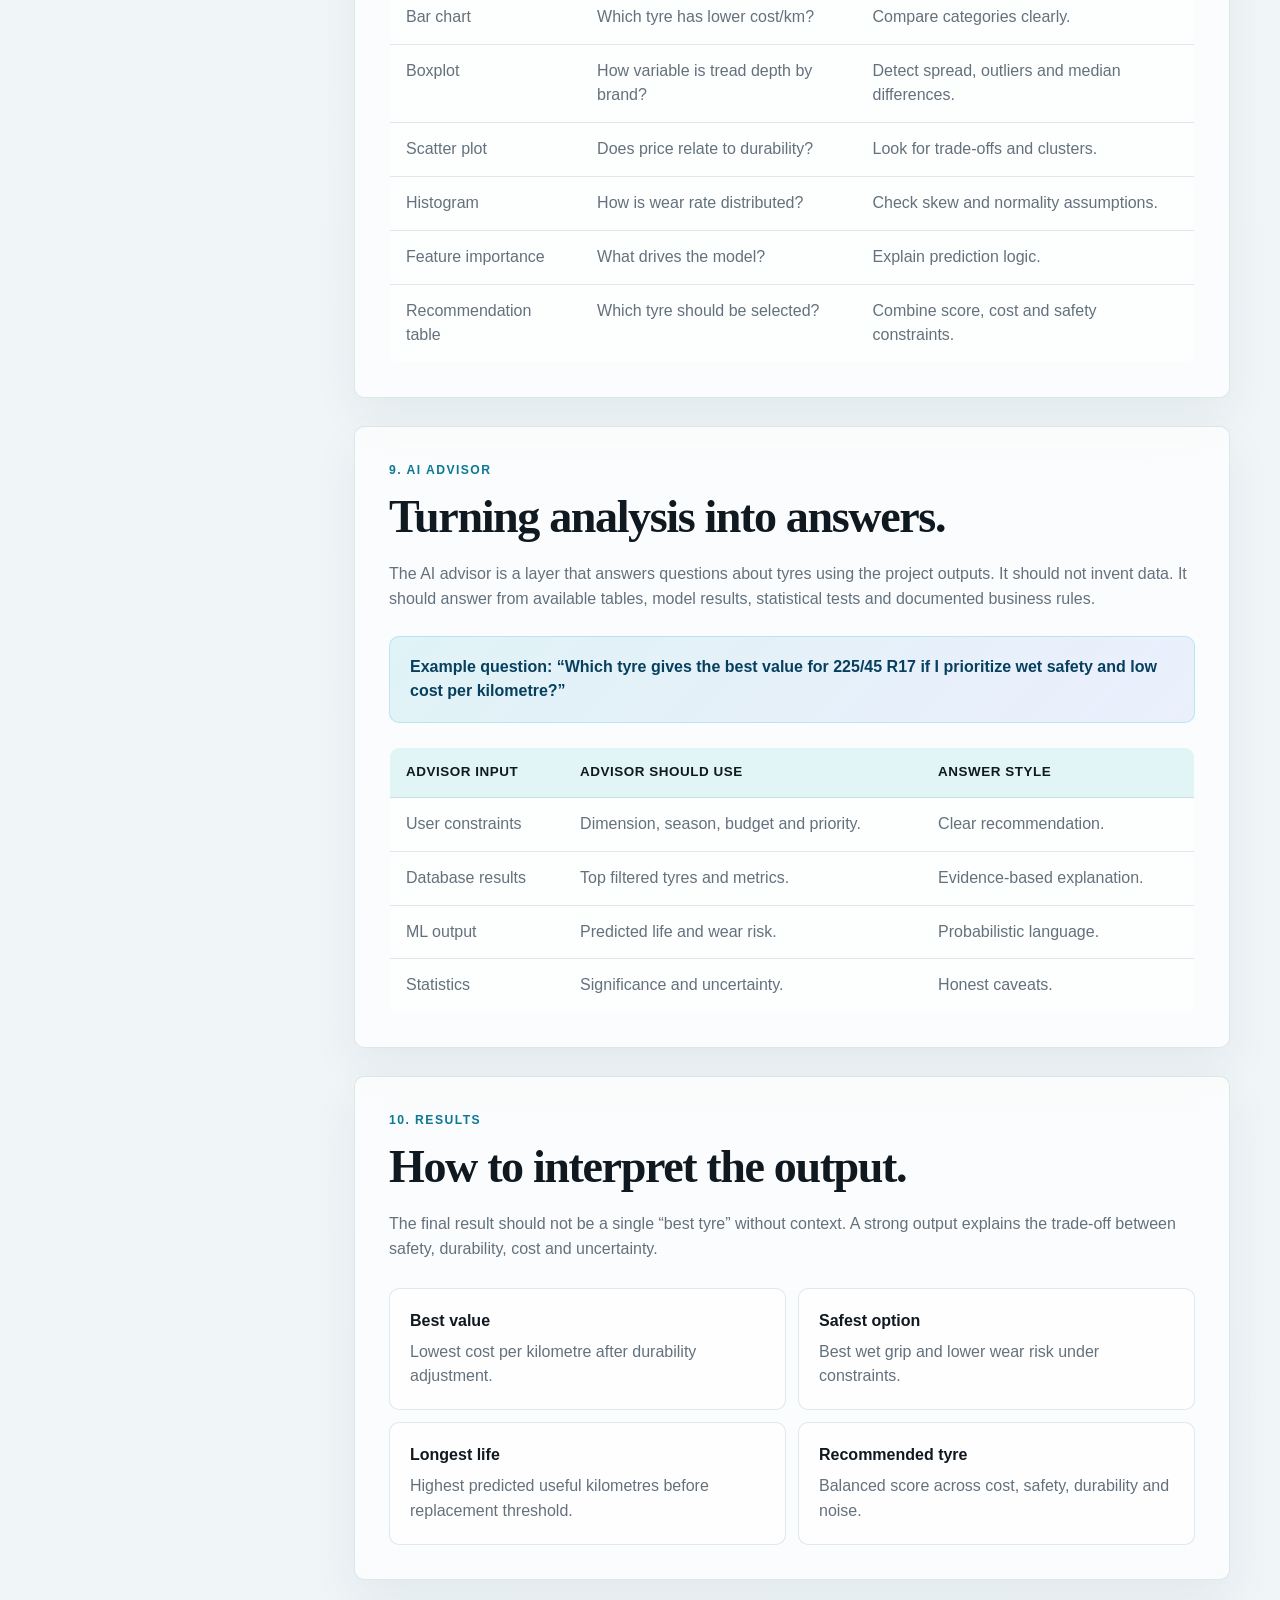
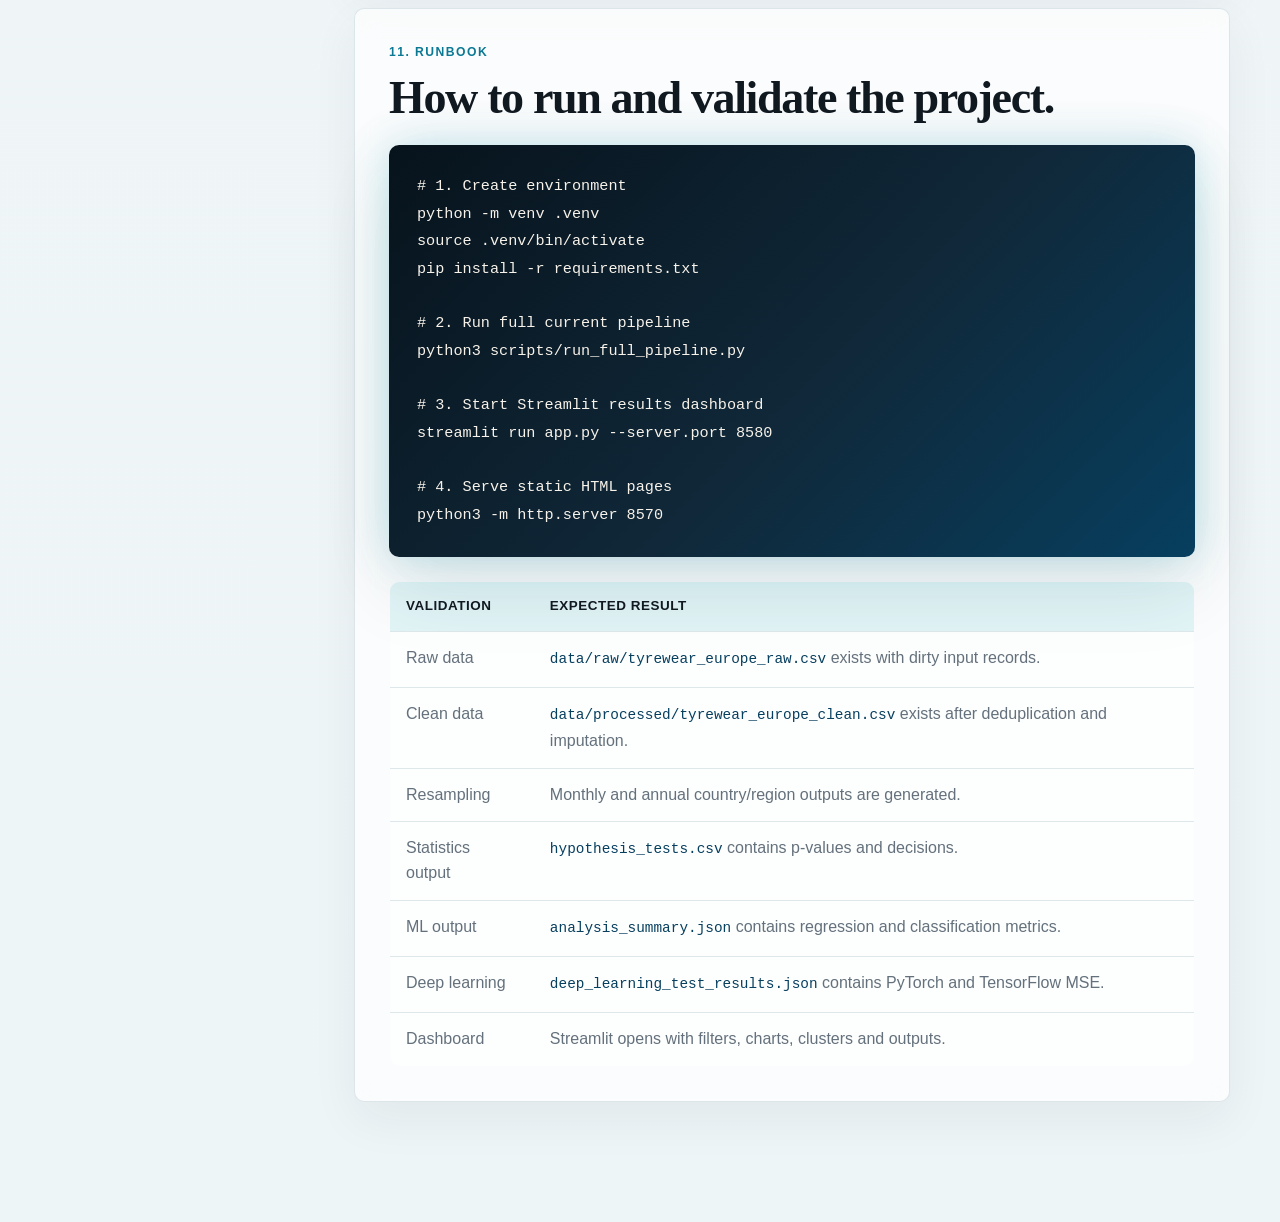
<file: technical_support.html>
<!DOCTYPE html>
<html lang="en">
<head>
  <meta charset="UTF-8">
  <meta name="viewport" content="width=device-width, initial-scale=1.0">
  <meta name="description" content="Technical support guide for TyreWear Intelligence: theory, pipeline, code, databases, charts, statistics, machine learning and expected results.">
  <title>TyreWear Intelligence · Technical Support</title>
  <link rel="stylesheet" href="style.css">
</head>
<body>
  <!-- Shared navigation -->
  <header class="site-header">
    <nav class="nav container" aria-label="Main navigation">
      <a class="brand" href="index.html">
        <span class="brand-mark">TW</span>
        <span>TyreWear Intelligence</span>
      </a>
      <div class="nav-links">
        <a href="index.html">Landing</a>
        <a href="#pipeline">Pipeline</a>
        <a href="#databases">Databases</a>
        <a href="#statistics">Statistics</a>
        <a href="#results">Results</a>
      </div>
    </nav>
  </header>

  <main>
    <!-- Technical hero -->
    <section class="support-hero section">
      <div class="container">
        <p class="eyebrow">Technical Support Guide</p>
        <h1>Understand every layer of TyreWear Intelligence.</h1>
        <p class="hero-text">
          This page explains the full project from first principles: why each step exists,
          how the code is organized, how the databases work, what the charts mean, how the
          statistical tests are interpreted and how machine learning results should be read.
        </p>
      </div>
    </section>

    <section class="support-layout container">
      <!-- Local table of contents -->
      <aside class="support-toc" aria-label="Technical guide table of contents">
        <strong>Guide map</strong>
        <a href="#overview">1. Overview</a>
        <a href="#snapshot">Snapshot</a>
        <a href="#pipeline">2. Pipeline</a>
        <a href="#code">3. Code</a>
        <a href="#databases">4. Databases</a>
        <a href="#dbt">5. dbt</a>
        <a href="#statistics">6. Statistics</a>
        <a href="#ml">7. Machine Learning</a>
        <a href="#charts">8. Charts</a>
        <a href="#advisor">9. AI Advisor</a>
        <a href="#results">10. Results</a>
        <a href="#runbook">11. Runbook</a>
      </aside>

      <div class="support-content">
        <!-- Overview -->
        <section class="doc-section" id="overview">
          <p class="eyebrow">1. Overview</p>
          <h2>What the project is trying to prove.</h2>
          <p>
            TyreWear Intelligence treats tyre selection as a data problem. Instead of ranking
            tyres only by price, it compares technical and economic signals: tread depth,
            durability, wear rate, safety, noise, energy efficiency and cost per kilometre.
          </p>
          <div class="support-callout">
            The core question is simple: which tyre gives the best long-term value without
            sacrificing safety or performance?
          </div>
          <table class="doc-table">
            <thead>
              <tr><th>Layer</th><th>Purpose</th><th>Output</th></tr>
            </thead>
            <tbody>
              <tr><td>Data ingestion</td><td>Collect and standardize tyre data.</td><td>Raw and normalized records.</td></tr>
              <tr><td>Storage</td><td>Persist source and analytical structures.</td><td>SQLite and DuckDB databases.</td></tr>
              <tr><td>Transformation</td><td>Create clean analytical models.</td><td>dbt models, tests and documentation.</td></tr>
              <tr><td>Statistics</td><td>Validate differences between tyre groups.</td><td>p-values, test decisions and assumptions.</td></tr>
              <tr><td>ML</td><td>Predict life, wear rate and risk.</td><td>Model metrics and predictions.</td></tr>
              <tr><td>Dashboard</td><td>Explore insights interactively.</td><td>Charts, filters and recommendations.</td></tr>
            </tbody>
          </table>
        </section>

        <!-- Snapshot -->
        <section class="doc-section" id="snapshot">
          <p class="eyebrow">Repository Snapshot</p>
          <h2>Current state and validation evidence.</h2>
          <p>
            The repository includes a snapshot workflow to make the project auditable. The snapshot
            records file sizes, git status, latest commit, remote configuration and deep learning
            smoke test results.
          </p>
          <table class="doc-table">
            <thead>
              <tr><th>Snapshot file</th><th>Purpose</th><th>How to generate</th></tr>
            </thead>
            <tbody>
              <tr><td><code>snapshots/project_snapshot.json</code></td><td>Machine-readable project state.</td><td><code>python3 scripts/create_snapshot.py</code></td></tr>
              <tr><td><code>snapshots/project_snapshot.md</code></td><td>Human-readable project summary.</td><td><code>python3 scripts/create_snapshot.py</code></td></tr>
              <tr><td><code>snapshots/deep_learning_test_results.json</code></td><td>PyTorch and TensorFlow smoke test results.</td><td><code>python3 scripts/test_deep_learning.py</code></td></tr>
            </tbody>
          </table>
          <div class="support-callout">
            Before pushing the repository, run the deep learning smoke test and regenerate the
            snapshot. This gives a reproducible checkpoint for interviews, GitHub and future work.
          </div>
        </section>

        <!-- Pipeline -->
        <section class="doc-section" id="pipeline">
          <p class="eyebrow">2. Pipeline</p>
          <h2>Why each step exists.</h2>
          <p>
            The pipeline separates responsibilities so that each stage can be tested and
            explained. Public sources feed a transactional database, analytical tables are
            built locally, statistical and ML routines generate insight, and the dashboard
            presents the result to a user.
          </p>
          <div class="doc-flow">
            <div><span>01</span><strong>Public Data Sources</strong><p>Tyre labels, manufacturer data, public datasets, price lists and observed tread depth measurements.</p></div>
            <div><span>02</span><strong>SQLite</strong><p>Normalized storage for brands, models, dimensions, observations and prices.</p></div>
            <div><span>03</span><strong>DuckDB</strong><p>Fast analytical layer for joins, aggregations and dashboard-ready marts.</p></div>
            <div><span>04</span><strong>dbt</strong><p>SQL transformations, tests, documentation and lineage.</p></div>
            <div><span>05</span><strong>Statistics &amp; ML</strong><p>Hypothesis testing, model training, prediction and validation.</p></div>
            <div><span>06</span><strong>Streamlit App</strong><p>Interactive visual layer with filters, charts and recommendation outputs.</p></div>
            <div><span>07</span><strong>AI Advisor</strong><p>Question-answering layer that explains results in business language.</p></div>
          </div>
        </section>

        <!-- Code -->
        <section class="doc-section" id="code">
          <p class="eyebrow">3. Code Structure</p>
          <h2>How the code should be organized.</h2>
          <p>
            A clean project structure makes the work easier to run in interviews, GitHub reviews
            and local development. The goal is to separate ingestion, transformation, modelling
            and presentation.
          </p>
          <div class="code-card doc-code">
            <pre><code>tyrewear-intelligence/
├── app.py
├── requirements.txt
├── data/
│   ├── raw/
│   ├── processed/
│   └── outputs/
├── scripts/
│   ├── load_sqlite.py
│   ├── build_duckdb.py
│   ├── statistics_tests.py
│   └── train_models.py
├── dbt_tyrewear/
│   ├── models/
│   ├── tests/
│   └── dbt_project.yml
└── docs/
    └── technical_support.html</code></pre>
          </div>
          <table class="doc-table">
            <thead>
              <tr><th>File</th><th>Responsibility</th><th>Why it matters</th></tr>
            </thead>
            <tbody>
              <tr><td><code>load_sqlite.py</code></td><td>Loads raw tyre records into normalized tables.</td><td>Creates a stable transactional base.</td></tr>
              <tr><td><code>build_duckdb.py</code></td><td>Creates local analytical database objects.</td><td>Supports fast exploration and dashboard queries.</td></tr>
              <tr><td><code>statistics_tests.py</code></td><td>Runs normality, parametric and non-parametric tests.</td><td>Prevents unsupported claims.</td></tr>
              <tr><td><code>train_models.py</code></td><td>Trains and validates ML models.</td><td>Turns historical signals into prediction.</td></tr>
              <tr><td><code>app.py</code></td><td>Runs the Streamlit dashboard.</td><td>Makes the project interactive and demonstrable.</td></tr>
            </tbody>
          </table>
        </section>

        <!-- Databases -->
        <section class="doc-section" id="databases">
          <p class="eyebrow">4. Databases</p>
          <h2>SQLite for transactions, DuckDB for analytics.</h2>
          <p>
            The project uses two local database engines because they solve different problems.
            SQLite is ideal for normalized, transactional storage. DuckDB is better for analytical
            queries, aggregations and feature tables.
          </p>
          <div class="cards two support-cards">
            <article class="card">
              <h3>SQLite schema</h3>
              <p>Stores entities such as tyre brands, models, dimensions, observations, prices, ratings and test runs.</p>
              <div class="code-card mini-code">
                <pre><code>brands
tyre_models
dimensions
tread_observations
price_history
safety_labels</code></pre>
              </div>
            </article>
            <article class="card">
              <h3>DuckDB marts</h3>
              <p>Builds denormalized analytical tables for dashboarding, statistics and machine learning.</p>
              <div class="code-card mini-code">
                <pre><code>mart_tyre_comparison
mart_cost_per_km
mart_wear_rate
mart_safety_efficiency
feature_tyre_ml</code></pre>
              </div>
            </article>
          </div>
        </section>

        <!-- dbt -->
        <section class="doc-section" id="dbt">
          <p class="eyebrow">5. dbt</p>
          <h2>Transformations, tests and documentation.</h2>
          <p>
            dbt turns SQL transformations into a documented workflow. It helps explain where each
            field comes from, which tests validate the data and how analytical models depend on
            each other.
          </p>
          <table class="doc-table">
            <thead>
              <tr><th>dbt concept</th><th>Use in this project</th><th>Example test</th></tr>
            </thead>
            <tbody>
              <tr><td>Staging models</td><td>Clean raw source fields.</td><td>Not null tyre model and brand.</td></tr>
              <tr><td>Intermediate models</td><td>Calculate wear rate and cost/km.</td><td>Accepted positive values.</td></tr>
              <tr><td>Marts</td><td>Expose tables for dashboard and ML.</td><td>Unique tyre/model/dimension key.</td></tr>
              <tr><td>Documentation</td><td>Explain columns and lineage.</td><td>Generated dbt docs site.</td></tr>
            </tbody>
          </table>
        </section>

        <!-- Statistics -->
        <section class="doc-section" id="statistics">
          <p class="eyebrow">6. Statistics</p>
          <h2>How to compare tread depth and tyre groups correctly.</h2>
          <p>
            Statistics is used to decide whether observed differences between tyres are likely to
            be meaningful. For example, if Brand A has a lower average wear rate than Brand B, the
            project should test whether that difference is statistically supported.
          </p>
          <table class="doc-table">
            <thead>
              <tr><th>Test</th><th>Question answered</th><th>When to use</th></tr>
            </thead>
            <tbody>
              <tr><td>Normality test</td><td>Does the variable look normally distributed?</td><td>Before choosing parametric tests.</td></tr>
              <tr><td>t-test</td><td>Are two group means different?</td><td>Two groups, approximately normal data.</td></tr>
              <tr><td>ANOVA</td><td>Are three or more group means different?</td><td>Multiple groups, approximately normal data.</td></tr>
              <tr><td>Mann-Whitney</td><td>Are two distributions different?</td><td>Two groups, non-normal data.</td></tr>
              <tr><td>Kruskal-Wallis</td><td>Are multiple distributions different?</td><td>Multiple groups, non-normal data.</td></tr>
              <tr><td>p-value</td><td>How surprising is the result if there is no real difference?</td><td>Decision support, not absolute proof.</td></tr>
            </tbody>
          </table>
          <div class="support-callout">
            Practical rule: if p-value is below the chosen alpha, commonly 0.05, the result is
            treated as statistically significant. Still, significance should be interpreted with
            effect size, sample size and business context.
          </div>
        </section>

        <!-- Machine Learning -->
        <section class="doc-section" id="ml">
          <p class="eyebrow">7. Machine Learning</p>
          <h2>Prediction is useful only when validation is honest.</h2>
          <p>
            ML models are trained to predict tyre life, wear rate and risk. The target can be
            continuous, such as expected kilometres, or categorical, such as high/medium/low wear
            risk. The model should always be evaluated on unseen data.
          </p>
          <table class="doc-table">
            <thead>
              <tr><th>Task</th><th>Target</th><th>Useful metrics</th></tr>
            </thead>
            <tbody>
              <tr><td>Regression</td><td>Expected tyre life or wear rate.</td><td>MAE, RMSE, R2.</td></tr>
              <tr><td>Classification</td><td>Risk class or recommendation class.</td><td>Accuracy, F1, ROC AUC.</td></tr>
              <tr><td>Feature importance</td><td>Which factors influence prediction.</td><td>Permutation importance, tree importance, SHAP.</td></tr>
              <tr><td>Deep learning</td><td>Complex patterns in larger datasets.</td><td>Validation loss, MAE, F1.</td></tr>
            </tbody>
          </table>
          <div class="code-card doc-code">
            <pre><code># Example model workflow
X = tyre_features
y = expected_life_km

X_train, X_test, y_train, y_test = train_test_split(X, y)
model.fit(X_train, y_train)
predictions = model.predict(X_test)

mae = mean_absolute_error(y_test, predictions)</code></pre>
          </div>
        </section>

        <!-- Charts -->
        <section class="doc-section" id="charts">
          <p class="eyebrow">8. Charts</p>
          <h2>What each graph should explain.</h2>
          <p>
            Charts are not decoration. Each chart should answer a question and make the result
            easier to defend. The dashboard should combine exploratory views, comparison views and
            model explanation views.
          </p>
          <table class="doc-table">
            <thead>
              <tr><th>Chart</th><th>Question</th><th>Interpretation</th></tr>
            </thead>
            <tbody>
              <tr><td>Bar chart</td><td>Which tyre has lower cost/km?</td><td>Compare categories clearly.</td></tr>
              <tr><td>Boxplot</td><td>How variable is tread depth by brand?</td><td>Detect spread, outliers and median differences.</td></tr>
              <tr><td>Scatter plot</td><td>Does price relate to durability?</td><td>Look for trade-offs and clusters.</td></tr>
              <tr><td>Histogram</td><td>How is wear rate distributed?</td><td>Check skew and normality assumptions.</td></tr>
              <tr><td>Feature importance</td><td>What drives the model?</td><td>Explain prediction logic.</td></tr>
              <tr><td>Recommendation table</td><td>Which tyre should be selected?</td><td>Combine score, cost and safety constraints.</td></tr>
            </tbody>
          </table>
        </section>

        <!-- AI Advisor -->
        <section class="doc-section" id="advisor">
          <p class="eyebrow">9. AI Advisor</p>
          <h2>Turning analysis into answers.</h2>
          <p>
            The AI advisor is a layer that answers questions about tyres using the project outputs.
            It should not invent data. It should answer from available tables, model results,
            statistical tests and documented business rules.
          </p>
          <div class="support-callout">
            Example question: “Which tyre gives the best value for 225/45 R17 if I prioritize
            wet safety and low cost per kilometre?”
          </div>
          <table class="doc-table">
            <thead>
              <tr><th>Advisor input</th><th>Advisor should use</th><th>Answer style</th></tr>
            </thead>
            <tbody>
              <tr><td>User constraints</td><td>Dimension, season, budget and priority.</td><td>Clear recommendation.</td></tr>
              <tr><td>Database results</td><td>Top filtered tyres and metrics.</td><td>Evidence-based explanation.</td></tr>
              <tr><td>ML output</td><td>Predicted life and wear risk.</td><td>Probabilistic language.</td></tr>
              <tr><td>Statistics</td><td>Significance and uncertainty.</td><td>Honest caveats.</td></tr>
            </tbody>
          </table>
        </section>

        <!-- Results -->
        <section class="doc-section" id="results">
          <p class="eyebrow">10. Results</p>
          <h2>How to interpret the output.</h2>
          <p>
            The final result should not be a single “best tyre” without context. A strong output
            explains the trade-off between safety, durability, cost and uncertainty.
          </p>
          <div class="result-grid">
            <div>
              <strong>Best value</strong>
              <span>Lowest cost per kilometre after durability adjustment.</span>
            </div>
            <div>
              <strong>Safest option</strong>
              <span>Best wet grip and lower wear risk under constraints.</span>
            </div>
            <div>
              <strong>Longest life</strong>
              <span>Highest predicted useful kilometres before replacement threshold.</span>
            </div>
            <div>
              <strong>Recommended tyre</strong>
              <span>Balanced score across cost, safety, durability and noise.</span>
            </div>
          </div>
        </section>

        <!-- Runbook -->
        <section class="doc-section" id="runbook">
          <p class="eyebrow">11. Runbook</p>
          <h2>How to run and validate the project.</h2>
          <div class="code-card doc-code">
            <pre><code># 1. Create environment
python -m venv .venv
source .venv/bin/activate
pip install -r requirements.txt

# 2. Run full current pipeline
python3 scripts/run_full_pipeline.py

# 3. Start Streamlit results dashboard
streamlit run app.py --server.port 8580

# 4. Serve static HTML pages
python3 -m http.server 8570</code></pre>
          </div>
          <table class="doc-table">
            <thead>
              <tr><th>Validation</th><th>Expected result</th></tr>
            </thead>
            <tbody>
              <tr><td>Raw data</td><td><code>data/raw/tyrewear_europe_raw.csv</code> exists with dirty input records.</td></tr>
              <tr><td>Clean data</td><td><code>data/processed/tyrewear_europe_clean.csv</code> exists after deduplication and imputation.</td></tr>
              <tr><td>Resampling</td><td>Monthly and annual country/region outputs are generated.</td></tr>
              <tr><td>Statistics output</td><td><code>hypothesis_tests.csv</code> contains p-values and decisions.</td></tr>
              <tr><td>ML output</td><td><code>analysis_summary.json</code> contains regression and classification metrics.</td></tr>
              <tr><td>Deep learning</td><td><code>deep_learning_test_results.json</code> contains PyTorch and TensorFlow MSE.</td></tr>
              <tr><td>Dashboard</td><td>Streamlit opens with filters, charts, clusters and outputs.</td></tr>
            </tbody>
          </table>
        </section>
      </div>
    </section>
  </main>
</body>
</html>
</file>
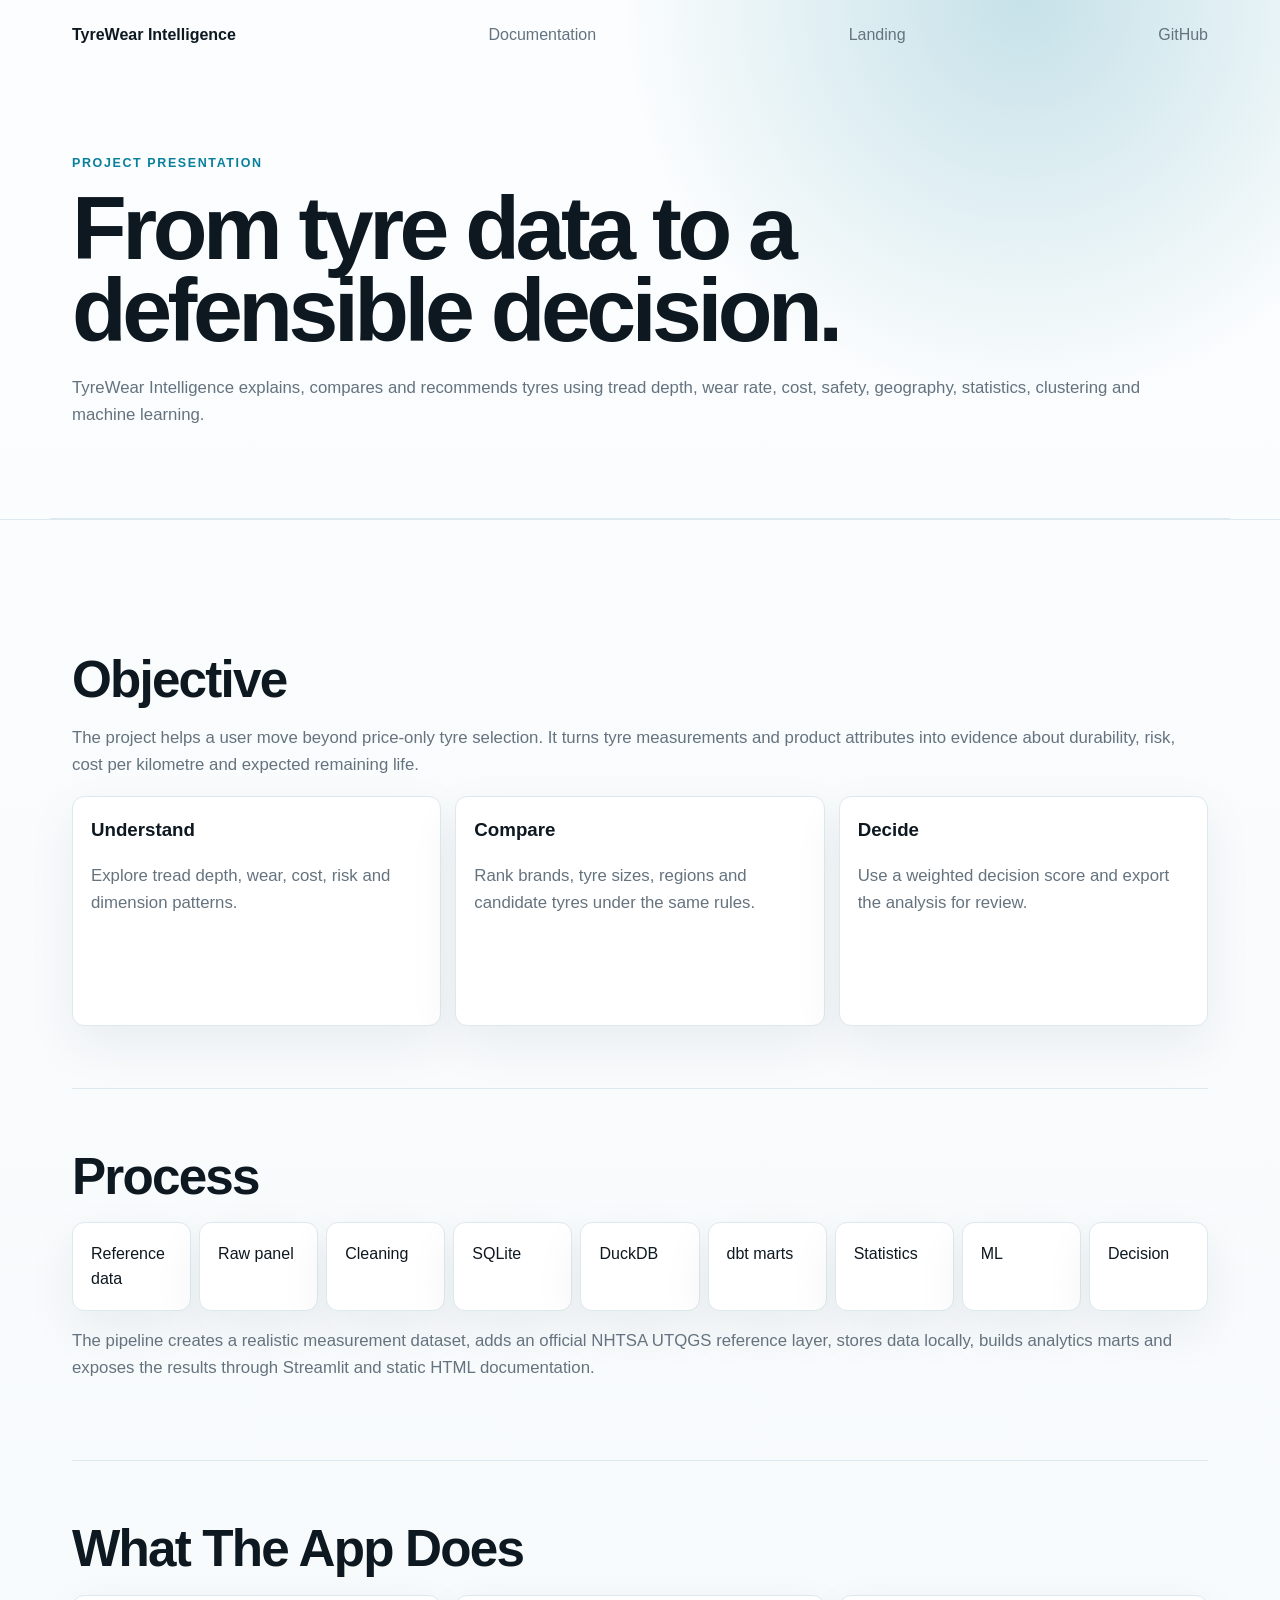
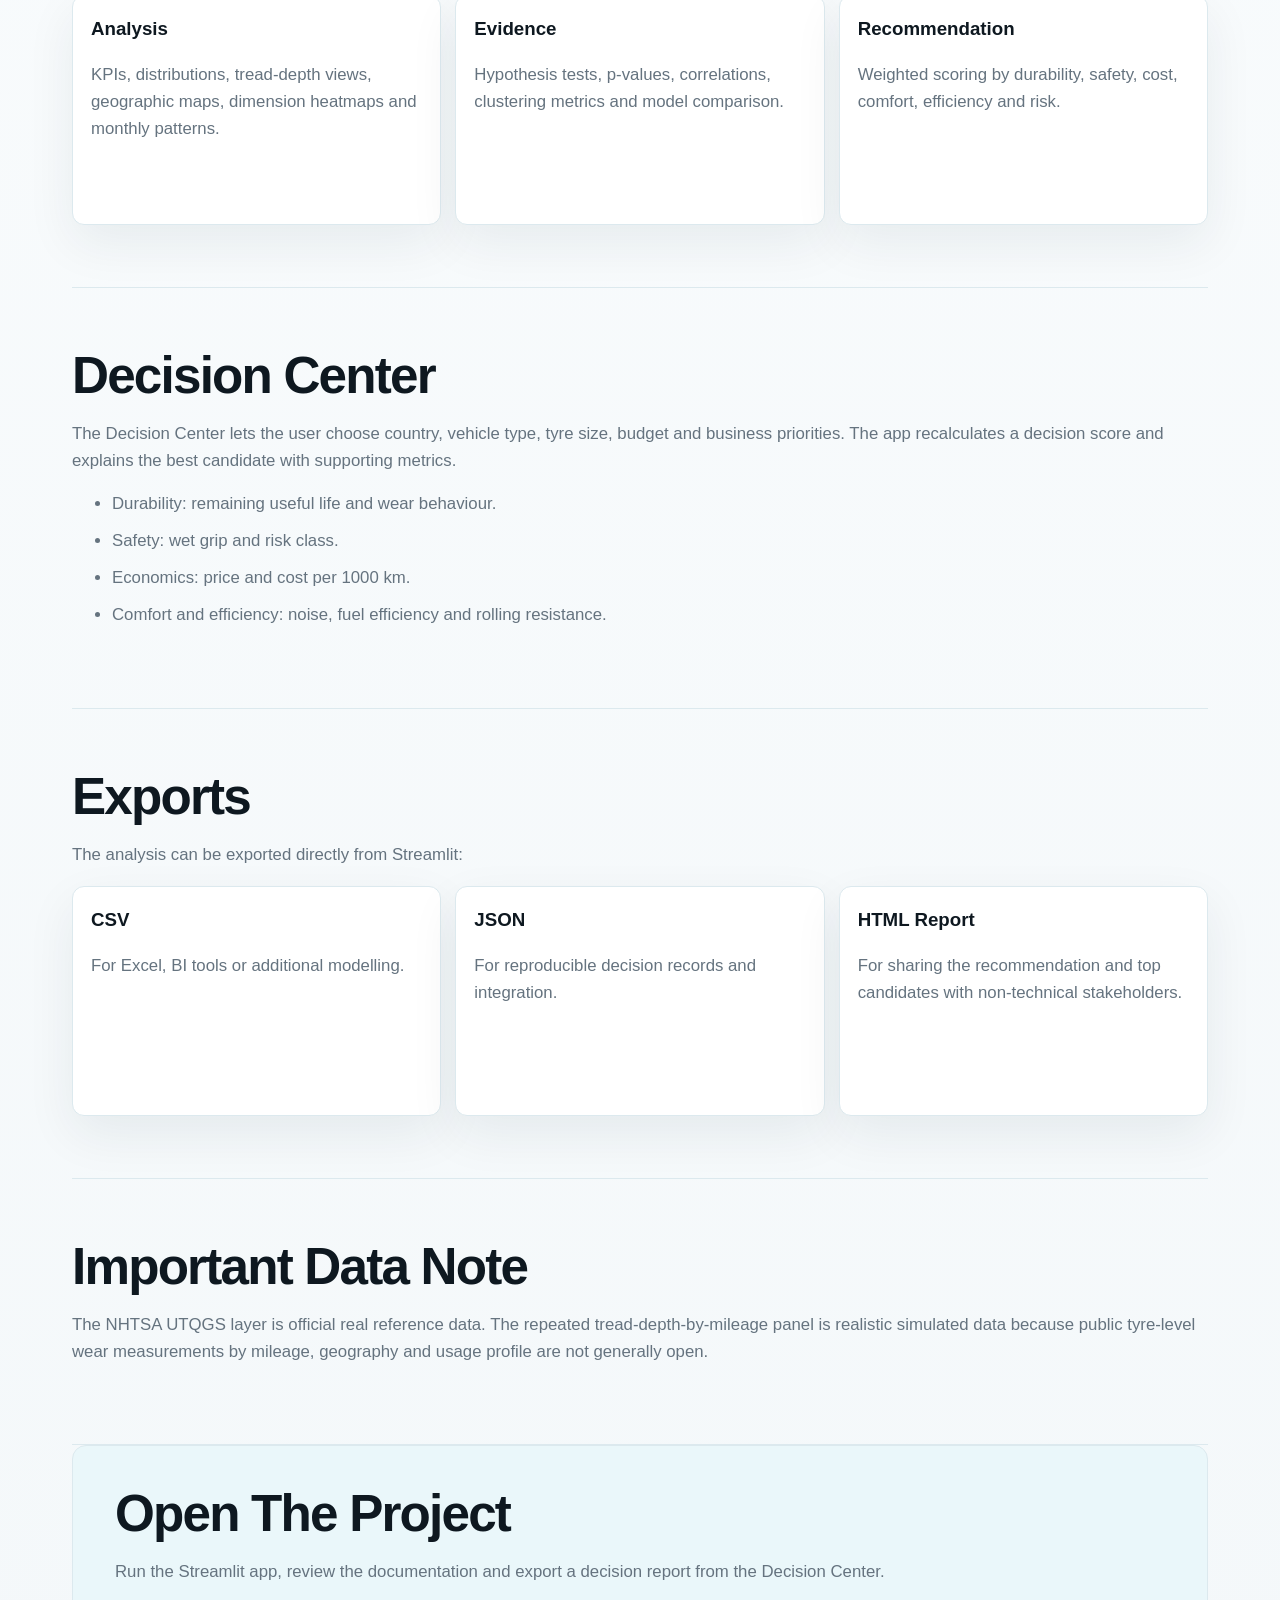
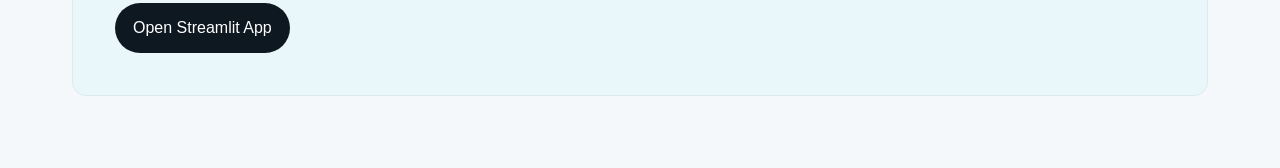
<file: docs_html/presentation.html>
<!DOCTYPE html>
<html lang="en">
<head>
  <meta charset="UTF-8">
  <meta name="viewport" content="width=device-width, initial-scale=1.0">
  <title>TyreWear Intelligence Presentation</title>
  <link rel="stylesheet" href="style.css">
</head>
<body>
  <header class="hero presentation-hero">
    <nav>
      <strong>TyreWear Intelligence</strong>
      <a href="index.html">Documentation</a>
      <a href="../index.html">Landing</a>
      <a href="https://github.com/JoseCCFerreira/tyrewear-intelligence">GitHub</a>
    </nav>
    <section>
      <p class="eyebrow">Project presentation</p>
      <h1>From tyre data to a defensible decision.</h1>
      <p>TyreWear Intelligence explains, compares and recommends tyres using tread depth, wear rate, cost, safety, geography, statistics, clustering and machine learning.</p>
    </section>
  </header>
  <main>
    <section>
      <h2>Objective</h2>
      <p>The project helps a user move beyond price-only tyre selection. It turns tyre measurements and product attributes into evidence about durability, risk, cost per kilometre and expected remaining life.</p>
      <div class="cards cards-three">
        <article><h3>Understand</h3><p>Explore tread depth, wear, cost, risk and dimension patterns.</p></article>
        <article><h3>Compare</h3><p>Rank brands, tyre sizes, regions and candidate tyres under the same rules.</p></article>
        <article><h3>Decide</h3><p>Use a weighted decision score and export the analysis for review.</p></article>
      </div>
    </section>
    <section>
      <h2>Process</h2>
      <div class="flow">
        <span>Reference data</span>
        <span>Raw panel</span>
        <span>Cleaning</span>
        <span>SQLite</span>
        <span>DuckDB</span>
        <span>dbt marts</span>
        <span>Statistics</span>
        <span>ML</span>
        <span>Decision</span>
      </div>
      <p>The pipeline creates a realistic measurement dataset, adds an official NHTSA UTQGS reference layer, stores data locally, builds analytics marts and exposes the results through Streamlit and static HTML documentation.</p>
    </section>
    <section>
      <h2>What The App Does</h2>
      <div class="cards cards-three">
        <article><h3>Analysis</h3><p>KPIs, distributions, tread-depth views, geographic maps, dimension heatmaps and monthly patterns.</p></article>
        <article><h3>Evidence</h3><p>Hypothesis tests, p-values, correlations, clustering metrics and model comparison.</p></article>
        <article><h3>Recommendation</h3><p>Weighted scoring by durability, safety, cost, comfort, efficiency and risk.</p></article>
      </div>
    </section>
    <section>
      <h2>Decision Center</h2>
      <p>The Decision Center lets the user choose country, vehicle type, tyre size, budget and business priorities. The app recalculates a decision score and explains the best candidate with supporting metrics.</p>
      <ul class="clean-list">
        <li>Durability: remaining useful life and wear behaviour.</li>
        <li>Safety: wet grip and risk class.</li>
        <li>Economics: price and cost per 1000 km.</li>
        <li>Comfort and efficiency: noise, fuel efficiency and rolling resistance.</li>
      </ul>
    </section>
    <section>
      <h2>Exports</h2>
      <p>The analysis can be exported directly from Streamlit:</p>
      <div class="cards cards-three">
        <article><h3>CSV</h3><p>For Excel, BI tools or additional modelling.</p></article>
        <article><h3>JSON</h3><p>For reproducible decision records and integration.</p></article>
        <article><h3>HTML Report</h3><p>For sharing the recommendation and top candidates with non-technical stakeholders.</p></article>
      </div>
    </section>
    <section>
      <h2>Important Data Note</h2>
      <p>The NHTSA UTQGS layer is official real reference data. The repeated tread-depth-by-mileage panel is realistic simulated data because public tyre-level wear measurements by mileage, geography and usage profile are not generally open.</p>
    </section>
    <section class="cta">
      <h2>Open The Project</h2>
      <p>Run the Streamlit app, review the documentation and export a decision report from the Decision Center.</p>
      <a href="http://localhost:8580">Open Streamlit App</a>
    </section>
  </main>
</body>
</html>
</file>
<file: style.css>
/* Base tokens */
:root {
  --bg: #f3f7f8;
  --surface: rgba(255, 255, 255, 0.76);
  --surface-strong: #ffffff;
  --ink: #101820;
  --muted: #64717c;
  --line: rgba(126, 157, 171, 0.24);
  --accent: #0b7894;
  --accent-dark: #073f5f;
  --accent-soft: #d9f4f8;
  --aqua: #08a6bd;
  --blue: #335cff;
  --violet: #6d5df5;
  --sage: #3c7b79;
  --shadow: 0 26px 80px rgba(12, 41, 56, 0.12);
  --glow: 0 0 42px rgba(8, 166, 189, 0.22);
  --radius: 10px;
  --max-width: 1180px;
}

/* Global reset */
* {
  box-sizing: border-box;
}

html {
  scroll-behavior: smooth;
}

body {
  margin: 0;
  background:
    radial-gradient(circle at 82% 8%, rgba(8, 166, 189, 0.18), transparent 30%),
    radial-gradient(circle at 14% 30%, rgba(51, 92, 255, 0.10), transparent 28%),
    linear-gradient(180deg, #f9fcfc 0%, var(--bg) 42%, #eef5f7 100%);
  color: var(--ink);
  font-family: Georgia, "Times New Roman", serif;
  line-height: 1.55;
}

a {
  color: inherit;
  text-decoration: none;
}

/* Shared layout */
.container {
  width: min(var(--max-width), calc(100% - 40px));
  margin: 0 auto;
}

.section {
  padding: 116px 0;
}

.section.compact {
  padding: 86px 0;
}

.tinted {
  background:
    linear-gradient(135deg, rgba(255, 255, 255, 0.72), rgba(225, 245, 248, 0.74));
  border-block: 1px solid var(--line);
}

.eyebrow {
  margin: 0 0 14px;
  color: var(--accent);
  font-family: Arial, Helvetica, sans-serif;
  font-size: 0.76rem;
  font-weight: 700;
  letter-spacing: 0.12em;
  text-transform: uppercase;
}

h1,
h2,
h3,
p {
  margin-top: 0;
}

h1 {
  max-width: 900px;
  margin-bottom: 26px;
  font-size: clamp(3.4rem, 8vw, 7.2rem);
  line-height: 0.91;
  letter-spacing: -0.045em;
}

h2 {
  margin-bottom: 22px;
  font-size: clamp(2.15rem, 4.8vw, 4rem);
  line-height: 1;
  letter-spacing: -0.03em;
}

h3 {
  margin-bottom: 10px;
  font-size: 1.25rem;
  line-height: 1.2;
}

p {
  color: var(--muted);
  font-family: Arial, Helvetica, sans-serif;
  font-size: 1rem;
}

.lead,
.hero-text,
.section-intro p {
  max-width: 690px;
  font-size: 1.12rem;
}

/* Header */
.site-header {
  position: sticky;
  top: 0;
  z-index: 20;
  background: rgba(248, 252, 252, 0.78);
  border-bottom: 1px solid rgba(126, 157, 171, 0.2);
  backdrop-filter: blur(18px);
}

.nav {
  display: flex;
  align-items: center;
  justify-content: space-between;
  min-height: 72px;
  gap: 24px;
}

.brand {
  display: inline-flex;
  align-items: center;
  gap: 12px;
  font-family: Arial, Helvetica, sans-serif;
  font-weight: 700;
}

.brand-mark {
  display: grid;
  width: 38px;
  height: 38px;
  place-items: center;
  border: 1px solid rgba(8, 166, 189, 0.48);
  background: linear-gradient(135deg, rgba(8, 166, 189, 0.12), rgba(51, 92, 255, 0.08));
  color: var(--accent-dark);
  border-radius: 50%;
  font-size: 0.78rem;
}

.nav-links {
  display: flex;
  gap: 24px;
  color: var(--muted);
  font-family: Arial, Helvetica, sans-serif;
  font-size: 0.92rem;
}

.nav-links a:hover {
  color: var(--ink);
}

/* Hero */
.hero {
  min-height: calc(100vh - 72px);
  display: flex;
  align-items: center;
  padding-top: 54px;
  position: relative;
  overflow: hidden;
}

.hero::before {
  content: "";
  position: absolute;
  inset: 12% 4% auto auto;
  width: 42vw;
  height: 42vw;
  max-width: 560px;
  max-height: 560px;
  background:
    linear-gradient(rgba(8, 166, 189, 0.16), rgba(8, 166, 189, 0.16)) padding-box,
    conic-gradient(from 140deg, transparent, rgba(8, 166, 189, 0.55), rgba(51, 92, 255, 0.34), transparent) border-box;
  border: 1px solid transparent;
  border-radius: 50%;
  filter: blur(0.2px);
  opacity: 0.6;
  pointer-events: none;
}

.hero-grid {
  display: grid;
  grid-template-columns: minmax(0, 1.08fr) minmax(390px, 0.92fr);
  gap: 72px;
  align-items: center;
  position: relative;
  z-index: 1;
}

.hero-copy {
  padding-bottom: 36px;
}

.hero-actions {
  display: flex;
  flex-wrap: wrap;
  gap: 12px;
  margin-top: 34px;
}

.hero-metrics {
  display: grid;
  grid-template-columns: repeat(3, minmax(0, 1fr));
  max-width: 680px;
  gap: 1px;
  overflow: hidden;
  margin-top: 42px;
  background: var(--line);
  border: 1px solid var(--line);
  border-radius: var(--radius);
}

.hero-metrics div {
  padding: 18px;
  background: rgba(255, 255, 255, 0.62);
}

.hero-metrics strong,
.hero-metrics span {
  display: block;
  font-family: Arial, Helvetica, sans-serif;
}

.hero-metrics strong {
  margin-bottom: 2px;
  color: var(--ink);
  font-size: 1rem;
}

.hero-metrics span {
  color: var(--muted);
  font-size: 0.82rem;
}

.button {
  display: inline-flex;
  align-items: center;
  justify-content: center;
  min-height: 46px;
  padding: 0 20px;
  border: 1px solid rgba(16, 24, 32, 0.16);
  border-radius: 999px;
  font-family: Arial, Helvetica, sans-serif;
  font-size: 0.95rem;
  font-weight: 700;
}

.button.primary {
  background: linear-gradient(135deg, var(--ink), var(--accent-dark));
  color: var(--surface);
  box-shadow: 0 16px 40px rgba(7, 63, 95, 0.24);
}

.button.secondary {
  background: rgba(255, 255, 255, 0.54);
  color: var(--ink);
}

.button:hover {
  transform: translateY(-1px);
}

/* Dashboard preview visual */
.product-preview {
  position: relative;
  background:
    linear-gradient(180deg, rgba(255, 255, 255, 0.92), rgba(246, 252, 253, 0.82));
  border: 1px solid var(--line);
  border-radius: var(--radius);
  box-shadow: var(--shadow), var(--glow);
  padding: 20px;
  backdrop-filter: blur(18px);
}

.product-preview::before {
  content: "";
  position: absolute;
  inset: -1px;
  z-index: -1;
  background: linear-gradient(135deg, rgba(8, 166, 189, 0.42), rgba(109, 93, 245, 0.18), transparent);
  border-radius: inherit;
}

.preview-topbar {
  display: flex;
  gap: 8px;
  padding-bottom: 18px;
  border-bottom: 1px solid var(--line);
}

.preview-topbar span {
  width: 9px;
  height: 9px;
  background: var(--accent-soft);
  border-radius: 50%;
}

.preview-heading {
  display: flex;
  align-items: start;
  justify-content: space-between;
  gap: 20px;
  padding: 22px 0;
}

.preview-heading p,
.preview-heading strong,
.preview-grid small,
.preview-grid strong {
  font-family: Arial, Helvetica, sans-serif;
}

.preview-heading p {
  margin-bottom: 4px;
  font-size: 0.84rem;
}

.preview-heading strong {
  font-size: 1.35rem;
}

.score {
  padding: 8px 11px;
  background: rgba(8, 166, 189, 0.12);
  color: var(--sage);
  border-radius: 999px;
  font-family: Arial, Helvetica, sans-serif;
  font-weight: 700;
}

.chart-card {
  display: grid;
  gap: 14px;
  padding: 20px;
  background:
    linear-gradient(180deg, rgba(255, 255, 255, 0.64), rgba(222, 244, 248, 0.45));
  border: 1px solid var(--line);
  border-radius: var(--radius);
}

.bar-line {
  position: relative;
  height: 34px;
  overflow: hidden;
  background: rgba(126, 157, 171, 0.16);
  border-radius: 999px;
}

.bar-line::before {
  content: "";
  position: absolute;
  inset: 0 auto 0 0;
  width: var(--width);
  background: linear-gradient(90deg, var(--accent-dark), var(--aqua), var(--blue));
  border-radius: inherit;
}

.bar-line span {
  position: relative;
  z-index: 1;
  display: flex;
  align-items: center;
  height: 100%;
  padding-left: 14px;
  color: white;
  font-family: Arial, Helvetica, sans-serif;
  font-size: 0.8rem;
  font-weight: 700;
}

.preview-grid {
  display: grid;
  grid-template-columns: repeat(2, 1fr);
  gap: 10px;
  margin-top: 14px;
}

.preview-grid div {
  padding: 14px;
  background: rgba(255, 255, 255, 0.66);
  border: 1px solid var(--line);
  border-radius: var(--radius);
}

.preview-grid small {
  display: block;
  margin-bottom: 4px;
  color: var(--muted);
}

/* Section structure */
.split,
.two-columns {
  display: grid;
  grid-template-columns: 0.85fr 1.15fr;
  gap: 72px;
  align-items: start;
}

.split.reverse {
  grid-template-columns: 1.05fr 0.95fr;
  align-items: center;
}

.section-intro {
  max-width: 780px;
  margin-bottom: 40px;
}

.section-intro.narrow {
  max-width: 680px;
}

.prose p {
  font-size: 1.06rem;
}

/* Cards */
.cards {
  display: grid;
  gap: 18px;
}

.cards.three {
  grid-template-columns: repeat(3, 1fr);
}

.cards.four {
  grid-template-columns: repeat(4, 1fr);
}

.card {
  min-height: 210px;
  padding: 28px;
  background: var(--surface);
  border: 1px solid var(--line);
  border-radius: var(--radius);
  box-shadow: 0 12px 42px rgba(12, 41, 56, 0.06);
  backdrop-filter: blur(12px);
  transition: transform 180ms ease, border-color 180ms ease, box-shadow 180ms ease;
}

.card:hover {
  transform: translateY(-3px);
  border-color: rgba(8, 166, 189, 0.28);
  box-shadow: 0 22px 60px rgba(12, 41, 56, 0.1);
}

.compact-card {
  min-height: 168px;
}

.card-number {
  display: inline-block;
  margin-bottom: 34px;
  color: var(--accent);
  font-family: Arial, Helvetica, sans-serif;
  font-size: 0.82rem;
  font-weight: 700;
}

/* Architecture pipeline */
.pipeline {
  display: grid;
  grid-template-columns: repeat(7, minmax(126px, 1fr));
  gap: 12px;
  margin-top: 34px;
}

.pipeline div {
  position: relative;
  display: flex;
  align-items: center;
  min-height: 108px;
  padding: 18px;
  background:
    linear-gradient(180deg, rgba(255, 255, 255, 0.88), rgba(240, 249, 251, 0.72));
  border: 1px solid var(--line);
  border-radius: var(--radius);
  color: var(--ink);
  font-family: Arial, Helvetica, sans-serif;
  font-size: 0.88rem;
  font-weight: 700;
  box-shadow: 0 12px 34px rgba(12, 41, 56, 0.07);
}

.pipeline div:not(:last-child)::after {
  content: "";
  position: absolute;
  top: 50%;
  right: -12px;
  z-index: 2;
  width: 12px;
  height: 1px;
  background: linear-gradient(90deg, var(--accent), var(--blue));
}

/* Feature list and statistic chips */
.feature-list {
  display: grid;
  gap: 22px;
}

.feature-list div {
  padding-bottom: 22px;
  border-bottom: 1px solid var(--line);
}

.stat-grid {
  display: grid;
  grid-template-columns: repeat(2, 1fr);
  gap: 12px;
}

.stat-grid div {
  padding: 18px;
  background: rgba(255, 255, 255, 0.72);
  border: 1px solid var(--line);
  border-radius: var(--radius);
  font-family: Arial, Helvetica, sans-serif;
  font-weight: 700;
  box-shadow: 0 10px 32px rgba(12, 41, 56, 0.06);
}

/* Dashboard table preview */
.dashboard-panel {
  padding: 18px;
  background:
    linear-gradient(180deg, rgba(255, 255, 255, 0.92), rgba(238, 250, 252, 0.8));
  border: 1px solid var(--line);
  border-radius: var(--radius);
  box-shadow: var(--shadow);
}

.mini-table {
  display: grid;
  gap: 1px;
  overflow: hidden;
  background: var(--line);
  border: 1px solid var(--line);
  border-radius: var(--radius);
}

.mini-table div {
  display: grid;
  grid-template-columns: 1fr 1fr 1fr;
  gap: 1px;
  background: var(--line);
}

.mini-table span,
.mini-table strong {
  padding: 18px;
  background: rgba(255, 255, 255, 0.78);
  font-family: Arial, Helvetica, sans-serif;
  text-align: left;
}

/* Code block */
.code-card {
  overflow: hidden;
  background:
    linear-gradient(135deg, #07131c, #102839 55%, #073f5f);
  border-radius: var(--radius);
  box-shadow: var(--shadow), var(--glow);
}

pre {
  margin: 0;
  padding: 28px;
  overflow-x: auto;
}

code {
  color: #f7f2ea;
  font-family: "SFMono-Regular", Consolas, "Liberation Mono", monospace;
  font-size: 0.95rem;
  line-height: 1.8;
}

/* Final section */
.finale {
  padding-bottom: 120px;
}

.finale-box {
  padding: 56px;
  background:
    linear-gradient(135deg, rgba(255, 255, 255, 0.92), rgba(224, 247, 250, 0.72));
  border: 1px solid var(--line);
  border-radius: var(--radius);
  box-shadow: var(--shadow);
}

.finale-box p {
  max-width: 760px;
  font-size: 1.12rem;
}

/* Technical support page */
.support-hero {
  padding: 92px 0 56px;
}

.support-layout {
  display: grid;
  grid-template-columns: 260px minmax(0, 1fr);
  gap: 44px;
  align-items: start;
  padding-bottom: 120px;
}

.support-toc {
  position: sticky;
  top: 96px;
  display: grid;
  gap: 8px;
  padding: 18px;
  background: rgba(255, 255, 255, 0.72);
  border: 1px solid var(--line);
  border-radius: var(--radius);
  box-shadow: 0 18px 48px rgba(12, 41, 56, 0.07);
  backdrop-filter: blur(14px);
}

.support-toc strong,
.support-toc a {
  font-family: Arial, Helvetica, sans-serif;
}

.support-toc strong {
  margin-bottom: 8px;
  font-size: 0.86rem;
  text-transform: uppercase;
  letter-spacing: 0.1em;
}

.support-toc a {
  padding: 8px 10px;
  color: var(--muted);
  border-radius: 7px;
  font-size: 0.92rem;
}

.support-toc a:hover {
  background: rgba(8, 166, 189, 0.1);
  color: var(--ink);
}

.support-content {
  display: grid;
  gap: 28px;
}

.doc-section {
  padding: 34px;
  background: rgba(255, 255, 255, 0.7);
  border: 1px solid var(--line);
  border-radius: var(--radius);
  box-shadow: 0 18px 48px rgba(12, 41, 56, 0.06);
  backdrop-filter: blur(12px);
}

.doc-section h2 {
  font-size: clamp(1.9rem, 3.6vw, 3.1rem);
}

.support-callout {
  margin: 24px 0;
  padding: 18px 20px;
  background: linear-gradient(135deg, rgba(8, 166, 189, 0.11), rgba(51, 92, 255, 0.08));
  border: 1px solid rgba(8, 166, 189, 0.18);
  border-radius: var(--radius);
  color: var(--accent-dark);
  font-family: Arial, Helvetica, sans-serif;
  font-weight: 700;
}

.doc-table {
  width: 100%;
  margin-top: 24px;
  border-collapse: collapse;
  overflow: hidden;
  border: 1px solid var(--line);
  border-radius: var(--radius);
  font-family: Arial, Helvetica, sans-serif;
}

.doc-table th,
.doc-table td {
  padding: 14px 16px;
  border-bottom: 1px solid var(--line);
  text-align: left;
  vertical-align: top;
}

.doc-table th {
  background: rgba(8, 166, 189, 0.1);
  color: var(--ink);
  font-size: 0.84rem;
  letter-spacing: 0.04em;
  text-transform: uppercase;
}

.doc-table td {
  background: rgba(255, 255, 255, 0.48);
  color: var(--muted);
}

.doc-table tr:last-child td {
  border-bottom: 0;
}

.doc-table code {
  color: var(--accent-dark);
  font-size: 0.9rem;
}

.doc-flow {
  display: grid;
  gap: 12px;
  margin-top: 26px;
}

.doc-flow div {
  display: grid;
  grid-template-columns: 52px 190px 1fr;
  gap: 18px;
  align-items: start;
  padding: 18px;
  background: rgba(255, 255, 255, 0.54);
  border: 1px solid var(--line);
  border-radius: var(--radius);
}

.doc-flow span,
.doc-flow strong {
  font-family: Arial, Helvetica, sans-serif;
}

.doc-flow span {
  color: var(--accent);
  font-weight: 800;
}

.doc-flow p {
  margin-bottom: 0;
}

.doc-code {
  margin-top: 24px;
}

.mini-code {
  margin-top: 18px;
  box-shadow: none;
}

.mini-code pre {
  padding: 18px;
}

.support-cards.cards.two {
  grid-template-columns: repeat(2, 1fr);
}

.result-grid {
  display: grid;
  grid-template-columns: repeat(2, 1fr);
  gap: 12px;
  margin-top: 26px;
}

.result-grid div {
  padding: 20px;
  background: rgba(255, 255, 255, 0.62);
  border: 1px solid var(--line);
  border-radius: var(--radius);
}

.result-grid strong,
.result-grid span {
  display: block;
  font-family: Arial, Helvetica, sans-serif;
}

.result-grid strong {
  margin-bottom: 6px;
}

.result-grid span {
  color: var(--muted);
}

/* Responsive */
@media (max-width: 980px) {
  .hero-grid,
  .split,
  .split.reverse,
  .two-columns,
  .support-layout {
    grid-template-columns: 1fr;
    gap: 42px;
  }

  .support-toc {
    position: static;
  }

  .doc-flow div {
    grid-template-columns: 1fr;
    gap: 8px;
  }

  .pipeline {
    grid-template-columns: 1fr;
  }

  .pipeline div:not(:last-child)::after {
    top: auto;
    right: auto;
    bottom: -10px;
    left: 28px;
    width: 1px;
    height: 10px;
  }

  .cards.three,
  .cards.four {
    grid-template-columns: repeat(2, 1fr);
  }
}

@media (max-width: 680px) {
  .container {
    width: min(100% - 28px, var(--max-width));
  }

  .section,
  .section.compact {
    padding: 68px 0;
  }

  .nav {
    align-items: flex-start;
    flex-direction: column;
    padding: 16px 0;
  }

  .nav-links {
    width: 100%;
    gap: 14px;
    overflow-x: auto;
    padding-bottom: 2px;
  }

  .hero {
    min-height: auto;
    padding-top: 58px;
  }

  h1 {
    font-size: clamp(3rem, 17vw, 4.8rem);
  }

  .cards.three,
  .cards.four,
  .support-cards.cards.two,
  .result-grid,
  .preview-grid,
  .hero-metrics,
  .stat-grid {
    grid-template-columns: 1fr;
  }

  .card {
    min-height: auto;
  }

  .finale-box {
    padding: 32px;
  }

  .mini-table span,
  .mini-table strong {
    padding: 12px;
    font-size: 0.82rem;
  }
}
</file>
<file: docs_html/style.css>
:root{--bg:#f4f8fa;--ink:#0e1820;--muted:#65737f;--line:#dce9ee;--accent:#087f9b;--card:#fff;--soft:#eaf7fa}
*{box-sizing:border-box}body{margin:0;background:linear-gradient(180deg,#fbfdfe,var(--bg));color:var(--ink);font-family:Inter,Arial,sans-serif;line-height:1.6}a{color:inherit;text-decoration:none}
nav{display:flex;gap:22px;align-items:center;justify-content:space-between;max-width:1180px;margin:auto;padding:22px}
nav a{color:var(--muted)}.hero{background:radial-gradient(circle at 80% 0,rgba(8,127,155,.22),transparent 35%);border-bottom:1px solid var(--line)}.hero section,main{max-width:1180px;margin:auto;padding:72px 22px}.eyebrow{color:var(--accent);font-size:.78rem;text-transform:uppercase;letter-spacing:.13em;font-weight:800}
h1{max-width:950px;font-size:clamp(3rem,7vw,6rem);line-height:.92;letter-spacing:-.05em;margin:0 0 24px}h2{font-size:clamp(2rem,4vw,3.5rem);line-height:1;margin:0 0 20px;letter-spacing:-.035em}p{color:var(--muted);font-size:1.05rem}
section{padding:62px 0;border-bottom:1px solid var(--line)}.flow{display:grid;grid-template-columns:repeat(9,1fr);gap:8px}.flow span,.cards article{background:var(--card);border:1px solid var(--line);border-radius:12px;padding:18px;box-shadow:0 18px 50px rgba(0,40,60,.07)}
.cards{display:grid;grid-template-columns:repeat(5,1fr);gap:14px}.cards-three{grid-template-columns:repeat(3,1fr)}.cards article{min-height:230px}.cards h3{margin-top:0}.clean-list{color:var(--muted);font-size:1.05rem}.clean-list li{margin:10px 0}.presentation-hero h1{max-width:1050px}pre{background:#07131c;color:#eaf7fa;padding:24px;border-radius:12px;overflow:auto}.cta{background:var(--soft);padding:42px;border:1px solid var(--line);border-radius:14px}.cta a{display:inline-block;background:var(--ink);color:white;padding:12px 18px;border-radius:999px}
@media(max-width:900px){.flow,.cards{grid-template-columns:1fr}nav{align-items:flex-start;flex-direction:column}}
</file>
